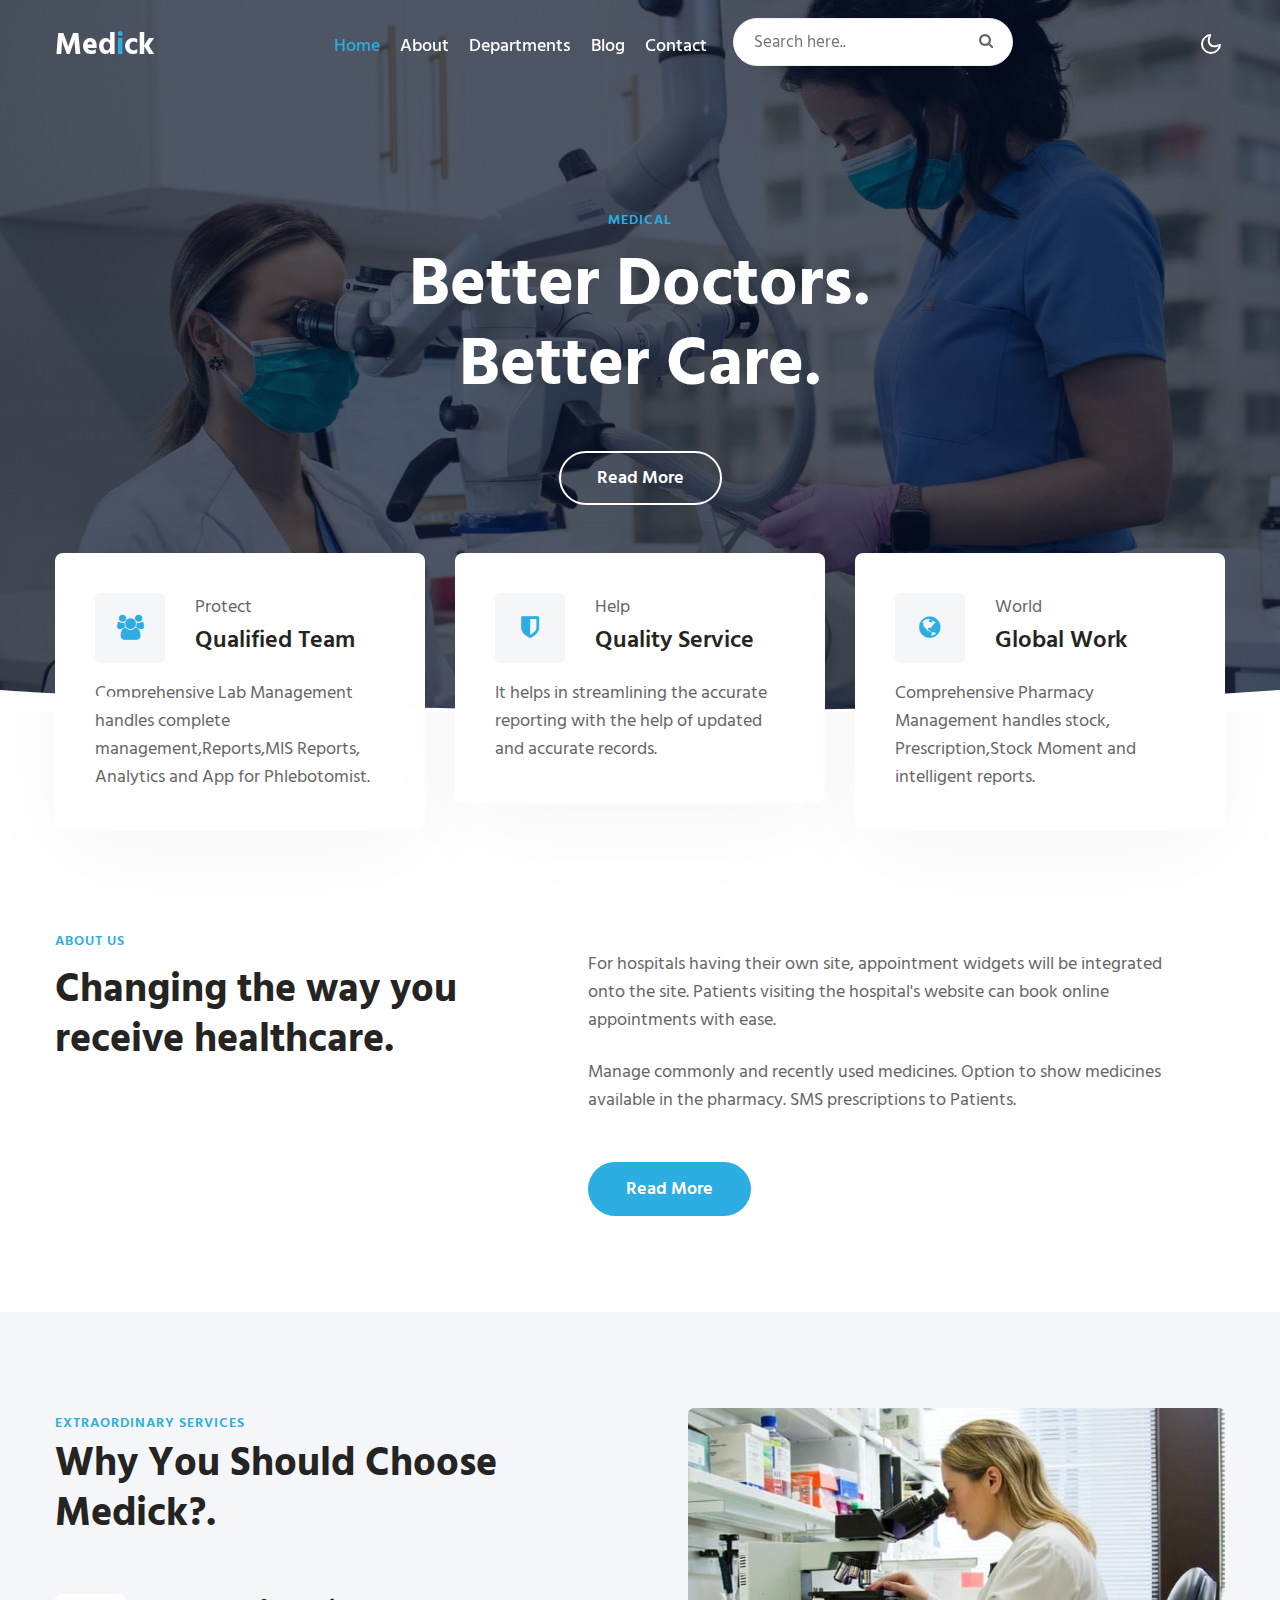
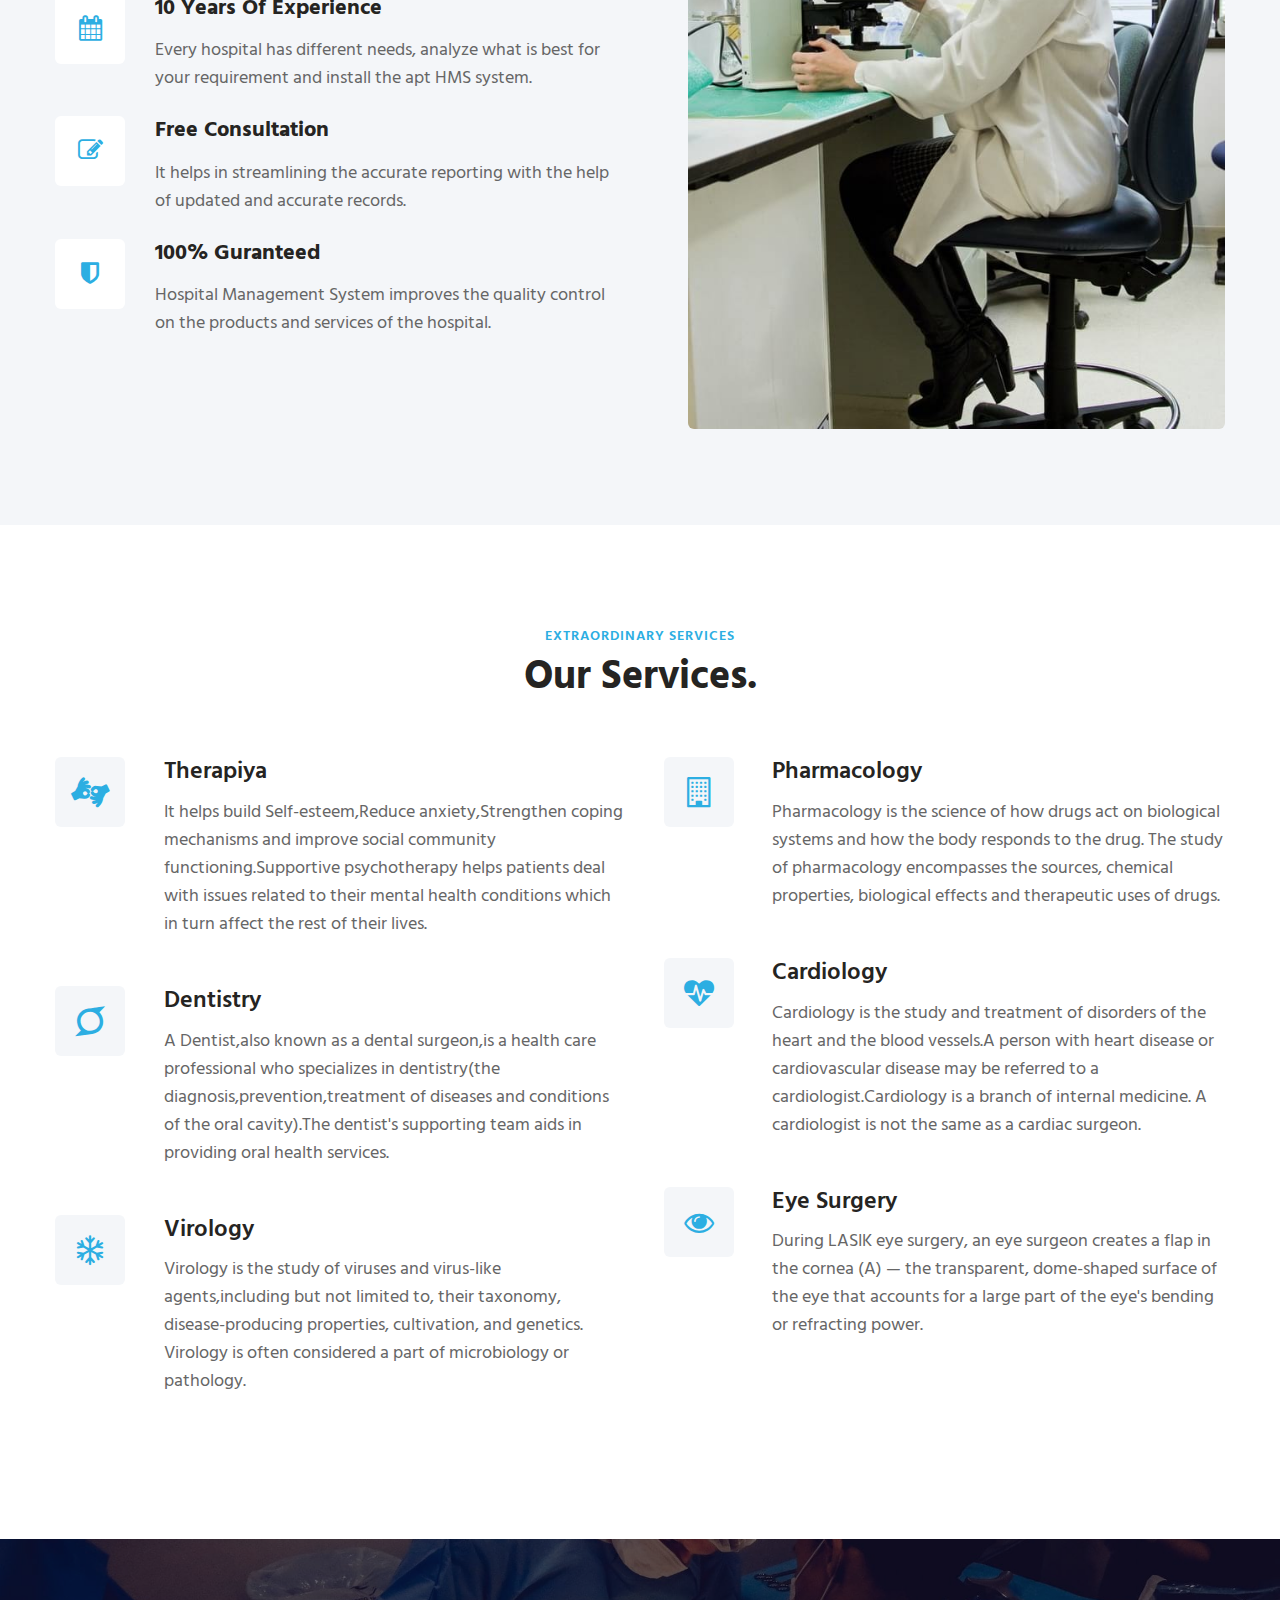
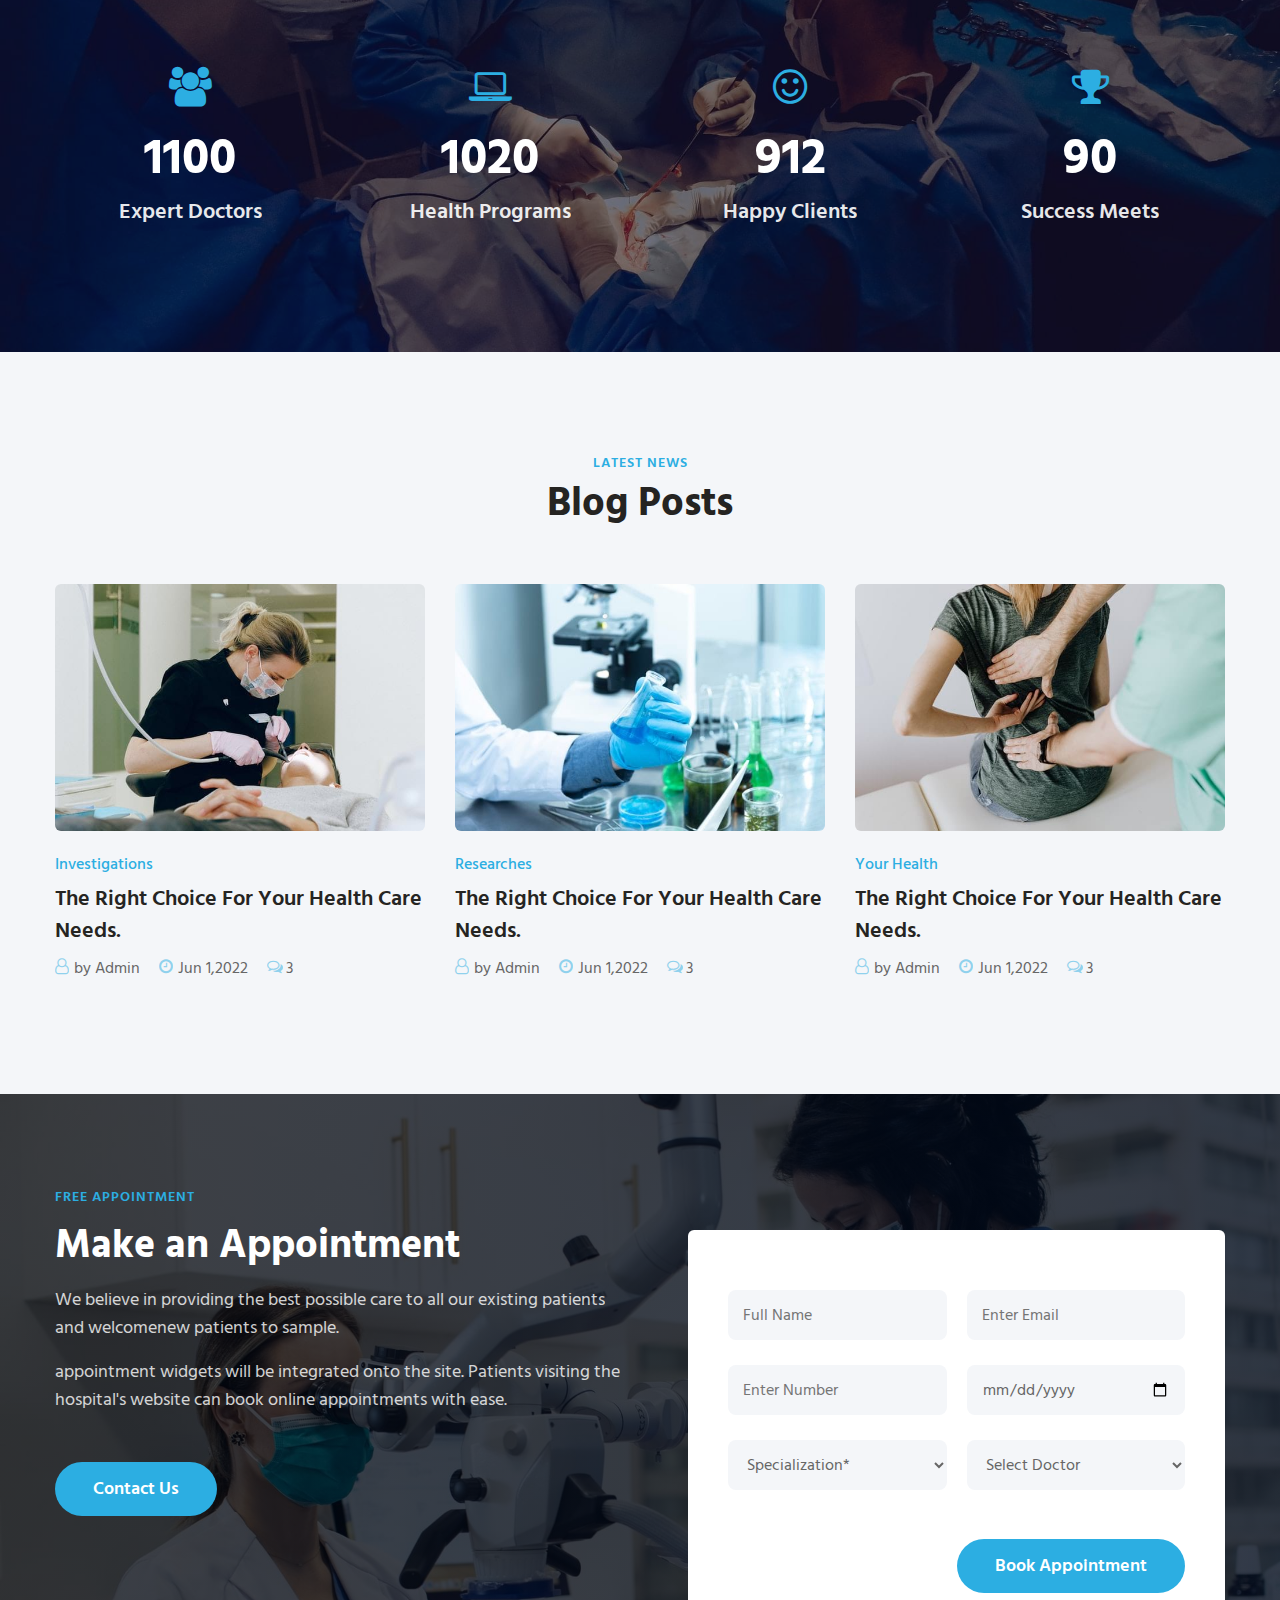
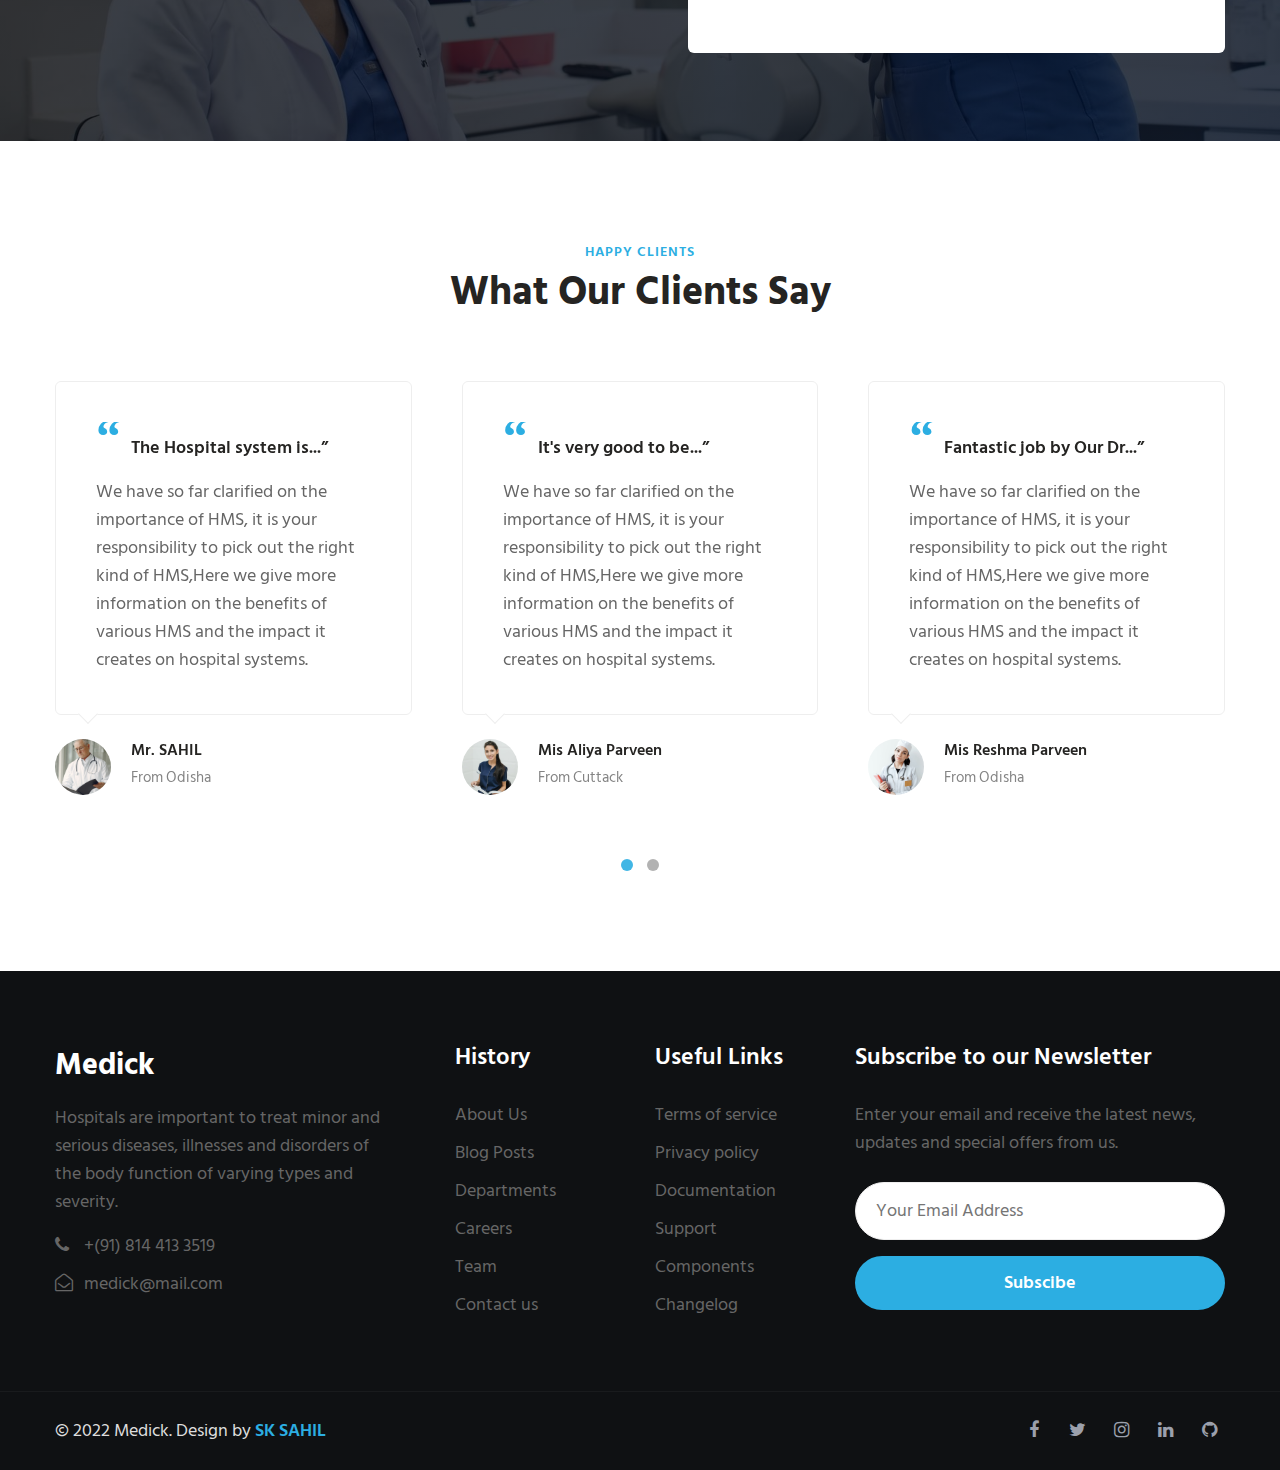
<file: index.html>
<!doctype html>
<html lang="zxx">

<head>
  <!-- Required meta tags -->
  <meta charset="utf-8">
  <meta name="viewport" content="width=device-width, initial-scale=1, shrink-to-fit=no">
  <meta name="keywords"
    content="Medick Medical" />
  <title>Medick Medical </title>
  <link href="//fonts.googleapis.com/css2?family=Hind+Siliguri:wght@400;500;600;700&display=swap"
    rel="stylesheet">
  <!-- CSS -->
  <link rel="stylesheet" href="assets/css/style-starter.css">
</head>

<body>
  <div class="header-w3l">
  <!--header-->
  <header id="site-header" class="header-w3l fixed-top">
    <div class="container">
      <nav class="navbar navbar-expand-lg stroke">
        <a class="navbar-brand" href="index.html">
         Med<span class="sub-logo">i</span>ck</span>
        </a>
         <!--    
            <a class="navbar-brand" href="#index.html">
                <img src="image-path" alt="Your logo" title="Your logo" style="height:35px;" />
            </a> -->
        <button class="navbar-toggler  collapsed bg-gradient" type="button" data-toggle="collapse"
          data-target="#navbarTogglerDemo02" aria-controls="navbarTogglerDemo02" aria-expanded="false"
          aria-label="Toggle navigation">
          <span class="navbar-toggler-icon fa icon-expand fa-bars"></span>
          <span class="navbar-toggler-icon fa icon-close fa-times"></span>
          </span>
        </button>

        <div class="collapse navbar-collapse" id="navbarTogglerDemo02">
          <ul class="navbar-nav mx-lg-auto">
            <li class="nav-item active">
              <a class="nav-link" href="index.html">Home</a>
            </li>
            <li class="nav-item">
              <a class="nav-link" href="about.html">About</a>
            </li>
            <li class="nav-item">
              <a class="nav-link" href="services.html">Departments</a>
            </li>
            <li class="nav-item">
              <a class="nav-link" href="blog-single.html">Blog</a>
            </li>
            <li class="nav-item">
              <a class="nav-link" href="contact.html">Contact</a>
            </li>
            <li class="search-bar ml-lg-3 mr-lg-5 mt-lg-0 mt-4">
              <!--/search-right-->
              <form class="search position-relative">
                <input type="search" class="search__input" name="search" placeholder="Search here.."
                  onload="equalWidth()" required="">
                <span class="fa fa-search search__icon"></span>
              </form>

              <!--//search-right-->
            </li>

          </ul>

        </div>
        <!-- toggle switch for light and dark theme -->
        <div class="mobile-position">
          <nav class="navigation">
            <div class="theme-switch-wrapper">
              <label class="theme-switch" for="checkbox">
                <input type="checkbox" id="checkbox">
                <div class="mode-container">
                  <i class="gg-sun"></i>
                  <i class="gg-moon"></i>
                </div>
              </label>
            </div>
          </nav>
        </div>
        <!-- //toggle switch for light and dark theme -->
      </nav>
    </div>
  </header>
</div>
  <!-- //header -->
  <!--banner-content-->
  <div class="banner-w3l-main">
    <div class="w3l-banner-content">
      <div class="container">
        <div class="bannerhny-info text-center">
          <h6 class="title-subhny mb-2">Medical</h6>
          <h3 class="">Better Doctors. Better Care.</h3>
          <a class="btn btn-style btn-white mt-sm-5 mt-4" href="about.html">
            Read More</a>
        </div>
      </div>
    </div>
    <!-- home page block1 -->
    <section class="home-services pt-lg-0">
      <div class="container">
        <div class="row">
          <div class="col-lg-4 col-md-6 col-sm-12">
            <div class="box-wrap">
              <div class="box-wrap-grid">
                <div class="icon">
                  <span class="fa fa-users"></span>
                </div>
                <div class="info">
                  <p>Protect</p>
                  <h4><a href="#url">Qualified Team</a></h4>
                </div>
              </div>
              <p class="mt-3">Comprehensive Lab Management handles complete management,Reports,MIS Reports, Analytics and App for Phlebotomist.</p>
            </div>
          </div>
          <div class="col-lg-4 col-md-6 col-sm-12 mt-md-0 mt-4">
            <div class="box-wrap">
              <div class="box-wrap-grid">
                <div class="icon">
                  <span class="fa fa-shield"></span>
                </div>
                <div class="info">
                  <p>Help</p>
                  <h4><a href="#url">Quality Service</a></h4>

                </div>
              </div>
              <p class="mt-3">It helps in streamlining the accurate reporting with the help of updated and accurate records.</p>
            </div>
          </div>
          <div class="col-lg-4 col-md-6 col-sm-12 mt-lg-0 mt-4">
            <div class="box-wrap">
              <div class="box-wrap-grid">
                <div class="icon">
                  <span class="fa fa-globe"></span>
                </div>
                <div class="info">
                  <p>World</p>
                  <h4><a href="#url">Global Work</a></h4>

                </div>
              </div>
              <p class="mt-3">Comprehensive Pharmacy Management handles stock, Prescription,Stock Moment and intelligent reports.</p>
            </div>
          </div>
        </div>
      </div>
    </section>
    <!-- //home page block1 -->
  </div>
  <!--//banner-content-->

  <!-- banner bottom shape -->
  <div class="position-relative">
    <div class="shape overflow-hidden">
      <svg viewBox="0 0 2880 48" fill="none" xmlns="http://www.w3.org/2000/svg">
        <path d="M0 48H1437.5H2880V0H2160C1442.5 52 720 0 720 0H0V48Z" fill="currentColor"></path>
      </svg>
    </div>
  </div>
  <!-- banner bottom shape -->

  <!--/content-1-->
  <div class="w3l-content-1 py-5">
    <div class="container py-lg-5 py-md-4 py-2">
      <div class="row w3l-content-inf mt-lg-5 pt-lg-5">
        <div class="col-lg-5 w3l-content-left mt-lg-4">
          <h6 class="title-subhny mb-2">About Us</h6>
          <h3 class="title-w3l mb-4">Changing the way you receive healthcare.</h3>
        </div>
        <div class="col-lg-7 w3l-content-right pl-lg-5 mt-lg-4">
          <p class="para-sub pr-lg-5 mt-md-4 mt-3 mx-auto">For hospitals having their own site, appointment widgets will be integrated onto the site. Patients visiting the hospital's website can book online appointments with ease.
          </p>
          <p class="para-sub pr-lg-5 mt-md-4 mt-3 mx-auto">Manage commonly and recently used medicines. Option to show medicines available in the pharmacy. SMS prescriptions to Patients.
          </p>
          <a class="btn btn-style btn-outline-light mt-sm-5 mt-4 mr-2" href="about.html">
            Read More</a>
        </div>
      </div>
    </div>
  </div>
  <!--//content-1-->
  <!-- /content-2-->
  <div class="w3l-content-2 py-5">
    <div class="container py-md-5 py-2">
      <div class="row whybox-wrap">
        <div class="col-lg-6 whybox-wrap-left">
          <div class="title-content text-left">
            <h6 class="title-subhny">Extraordinary Services</h6>
            <h3 class="title-w3l mb-sm-5 mb-4 pb-2">Why You Should Choose Medick?.</h3>
          </div>

          <div class="whybox-wrap-grid mb-4">
            <div class="icon">
              <span class="fa fa-calendar"></span>
            </div>
            <div class="info">
              <h4><a href="#url">10 Years Of Experience</a></h4>
              <p class="mt-3">Every hospital has different needs, analyze what is best for your requirement and install the apt HMS system.

              </p>
            </div>
          </div>
          <div class="whybox-wrap-grid mb-4">
            <div class="icon">
              <span class="fa fa-pencil-square-o"></span>
            </div>
            <div class="info">
              <h4><a href="#url">Free Consultation</a></h4>
              <p class="mt-3">It helps in streamlining the accurate reporting with the help of updated and accurate records. </p>
            </div>
          </div>
          <div class="whybox-wrap-grid mb-4">
            <div class="icon">
              <span class="fa fa-shield"></span>
            </div>
            <div class="info">
              <h4><a href="#url">100% Guranteed</a></h4>
              <p class="mt-3">Hospital Management System improves the quality control on the products and services of the hospital. </p>
            </div>
          </div>
        </div>
        <div class="col-lg-6 whybox-wrap-right pl-lg-5 position-relative mt-lg-0 mt-4">
          <img src="assets/images/ab.jpg" alt="" class="img-fluid radius-image">

        </div>
      </div>

    </div>
  </div>
  <!-- //content-2-->
  <!-- /content-4-->
  <section class="w3l-content-4 py-5" id="features">
    <div class="content-4-main py-lg-5 py-md-4">
      <div class="container">
        <div class="title-content text-center">
          <h6 class="title-subhny">Extraordinary Services</h6>
          <h3 class="title-w3l mb-sm-5 mb-4 pb-lg-2">Our Services.</h3>
        </div>
        <div class="content-info-in row">
          <div class="content-left col-lg-6">
            <div class="row content4-right-grids mb-sm-5 mb-4">
              <div class="col-lg-2 col-3 content4-right-icon">
                <div class="content4-icon icon-clr1">
                  <span class="fa fa-american-sign-language-interpreting"></span>
                </div>
              </div>
              <div class="col-lg-10 col-9 content4-right-info pl-4">
                <h6><a href="#url">Therapiya</a></h6>
                <p>It helps build Self-esteem,Reduce anxiety,Strengthen coping mechanisms and improve social community functioning.Supportive psychotherapy helps patients deal with issues related to their mental health conditions which in turn affect the rest of their lives.</p>
              </div>
            </div>
            <div class="row content4-right-grids mb-sm-5 mb-4">
              <div class="col-lg-2 col-3 content4-right-icon">
                <div class="content4-icon icon-clr2">
                  <span class="fa fa-superpowers"></span>
                </div>
              </div>
              <div class="col-lg-10 col-9 content4-right-info pl-4">
                <h6><a href="#url">Dentistry</a></h6>
                <p>A Dentist,also known as a dental surgeon,is a health care professional who specializes in dentistry(the diagnosis,prevention,treatment of diseases and conditions of the oral cavity).The dentist's supporting team aids in providing oral health services.</p>
              </div>
            </div>
            <div class="row content4-right-grids mb-sm-5 mb-4">
              <div class="col-lg-2 col-3 content4-right-icon">
                <div class="content4-icon icon-clr2">
                  <span class="fa fa-snowflake-o"></span>
                </div>
              </div>
              <div class="col-lg-10 col-9 content4-right-info pl-4">
                <h6><a href="#url">Virology</a></h6>
                <p>Virology is the study of viruses and virus-like agents,including but not limited to, their taxonomy, disease-producing properties, cultivation, and genetics. Virology is often considered a part of microbiology or pathology.</p>
              </div>
            </div>
          </div>
          <div class="content-right col-lg-6 pl-lg-4 mt-lg-0 mt-2">
            <div class="row content4-right-grids mb-sm-5 mb-4">
              <div class="col-lg-2 col-3 content4-right-icon">
                <div class="content4-icon icon-clr3">
                  <span class="fa fa-building-o"></span>
                </div>
              </div>
              <div class="col-lg-10 col-9 content4-right-info pl-4">
                <h6><a href="#url">Pharmacology</a></h6>
                <p>Pharmacology is the science of how drugs act on biological systems and how the body responds to the drug. The study of pharmacology encompasses the sources, chemical properties, biological effects and therapeutic uses of drugs.</p>
              </div>
            </div>
            <div class="row content4-right-grids mb-sm-5 mb-4">
              <div class="col-lg-2 col-3 content4-right-icon">
                <div class="content4-icon icon-clr4">
                  <span class="fa fa-heartbeat"></span>
                </div>
              </div>
              <div class="col-lg-10 col-9 content4-right-info pl-4">
                <h6><a href="#url">Cardiology</a></h6>
                <p>Cardiology is the study and treatment of disorders of the heart and the blood vessels.A person with heart disease or cardiovascular disease may be referred to a cardiologist.Cardiology is a branch of internal medicine. A cardiologist is not the same as a cardiac surgeon.</p>
              </div>
            </div>
            <div class="row content4-right-grids">
              <div class="col-lg-2 col-3 content4-right-icon">
                <div class="content4-icon icon-clr4">
                  <span class="fa fa-eye"></span>
                </div>
              </div>
              <div class="col-lg-10 col-9 content4-right-info pl-4">
                <h6><a href="#url">Eye Surgery</a></h6>
                <p>During LASIK eye surgery, an eye surgeon creates a flap in the cornea (A) — the transparent, dome-shaped surface of the eye that accounts for a large part of the eye's bending or refracting power.</p>
              </div>
            </div>
          </div>
        </div>
      </div>
    </div>
  </section>
  <!-- //content-4-->

  <!-- stats -->
  <section class="w3l-stats py-lg-0 py-5" id="stats">
    <div class="gallery-inner container py-lg-0 py-3">
      <div class="row stats-con">
        <div class="col-lg-3 col-6 stats_info counter_grid">
          <span class="fa fa-users"></span>
          <p class="counter">1100</p>
          <h4>Expert Doctors</h4>
        </div>
        <div class="col-lg-3 col-6 stats_info counter_grid1">
          <span class="fa fa-laptop"></span>
          <p class="counter">1020</p>
          <h4>Health Programs</h4>
        </div>
        <div class="col-lg-3 col-6 stats_info counter_grid mt-lg-0 mt-5">
          <span class="fa fa-smile-o"></span>
          <p class="counter">912</p>
          <h4>Happy Clients</h4>
        </div>
        <div class="col-lg-3 col-6 stats_info counter_grid2 mt-lg-0 mt-5">
          <span class="fa fa-trophy"></span>
          <p class="counter">90</p>
          <h4>Success Meets</h4>
        </div>
      </div>
    </div>
  </section>
  <!-- //stats -->
  <!--/Blog-Posts-->
  <section class="w3l-blog py-5" id="blog">
    <div class="container py-lg-5 py-md-4 py-2">
      <div class="title-content text-center">
        <h6 class="title-subhny text-center">Latest News</h6>
        <h3 class="title-w3l pb-sm-o pb-2 text-center">Blog Posts</h3>
      </div>
      <div class="row inner-sec-w3ls">
        <!--/services-grids-->
        <div class="col-lg-4 col-md-6 about-in blog-grid-info text-left mt-5">
          <div class="card img">
            <div class="card-body img">
              <a href="blog-single.html" class="d-block">
                <img src="assets/images/g7.jpg" alt="" class="img-fluid radius-image">
              </a>
              <div class="blog-des mt-4">
                <h6 class="card-cap mb-2"><a href="https://www.linkedin.com/in/sk-sahil-138869193/">Investigations</a></h6>
                <h5 class="card-title mb-2"><a href="blog-single.html">The Right Choice For Your Health Care Needs.</a>
                </h5>
                <ul class="admin-post mb-3">
                  <li>
                    <span class="fa fa-user-o"></span><a href="https://www.linkedin.com/in/sk-sahil-138869193/"> by Admin</a>
                  </li>
                  <li>
                    <p><span class="fa fa-clock-o"></span> Jun 1,2022</p>
                  </li>
                  <li>
                    <a href="#comments"><span class="fa fa-comments-o"></span> 3</a>
                  </li>
                </ul>

              </div>
            </div>
          </div>
        </div>
        <div class="col-lg-4 col-md-6 about-in blog-grid-info text-left mt-5">
          <div class="card img">
            <div class="card-body img">
              <a href="blog-single.html" class="d-block">
                <img src="assets/images/g5.jpg" alt="" class="img-fluid radius-image">
              </a>
              <div class="blog-des mt-4">
                <h6 class="card-cap mb-2"><a href="https://www.linkedin.com/in/sk-sahil-138869193/">Researches</a></h6>
                <h5 class="card-title mb-2"><a href="blog-single.html">The Right Choice For Your Health Care Needs.</a>
                </h5>
                <ul class="admin-post mb-3">
                  <li>
                    <span class="fa fa-user-o"></span><a href="https://www.linkedin.com/in/sk-sahil-138869193/"> by Admin</a>
                  </li>
                  <li>
                    <p><span class="fa fa-clock-o"></span> Jun 1,2022</p>
                  </li>
                  <li>
                    <a href="#comments"><span class="fa fa-comments-o"></span> 3</a>
                  </li>
                </ul>

              </div>
            </div>
          </div>
        </div>
        <div class="col-lg-4 col-md-6 about-in blog-grid-info text-left mt-5">
          <div class="card img">
            <div class="card-body img">
              <a href="blog-single.html" class="d-block">
                <img src="assets/images/g3.jpg" alt="" class="img-fluid radius-image">
              </a>
              <div class="blog-des mt-4">
                <h6 class="card-cap mb-2"><a href="https://www.linkedin.com/in/sk-sahil-138869193/">Your Health </a></h6>
                <h5 class="card-title mb-2"><a href="blog-single.html">The Right Choice For Your Health Care Needs.</a>
                </h5>
                <ul class="admin-post mb-3">
                  <li>
                    <span class="fa fa-user-o"></span><a href="https://www.linkedin.com/in/sk-sahil-138869193/"> by Admin</a>
                  </li>
                  <li>
                    <p><span class="fa fa-clock-o"></span> Jun 1,2022</p>
                  </li>
                  <li>
                    <a href="#comments"><span class="fa fa-comments-o"></span> 3</a>
                  </li>
                </ul>

              </div>
            </div>
          </div>
        </div>
      </div>
    </div>
    </div>
  </section>
  <!--//Blog-Posts-->
  <!-- /content-3-->
  <section class="w3l-content-3 py-5">
    <!-- /content-6-section -->
    <div class="content-3-info py-3">
      <div class="container py-lg-4">
        <div class="row appointment-formw3">
          <div class="col-lg-6 welcome-left">
            <h6 class="title-subhny mb-2">Free Appointment</h6>
            <h3 class="title-w3l two mb-3">Make an Appointment</h3>
            <p class="mb-3">
              We believe in providing the best possible care to all our existing patients and welcomenew patients to
              sample.</p>
            <p>appointment widgets will be integrated onto the site. Patients visiting the hospital's website can book online appointments with ease.</p>
            <a class="btn btn-style btn-outline-light mt-sm-5 mt-4 mr-2" href="contact.html">
              Contact Us</a>
          </div>
          <div class="col-lg-6 free-appointment pl-lg-5 mt-5">
            <div class="appointment-form">
              <form action="#" method="post">
                <div class="fields-grid">
                  <div class="styled-input">

                    <div class="appointment-form-field">

                      <input type="text" name="fullname" placeholder="Full Name" required="">
                    </div>
                  </div>
                  <div class="styled-input">

                    <div class="appointment-form-field">

                      <input type="email" name="email" placeholder="Enter Email" required="">
                    </div>
                  </div>
                  <div class="styled-input">

                    <div class="appointment-form-field">

                      <input type="text" name="phone" placeholder="Enter Number" required="">
                    </div>
                  </div>

                  <div class="styled-input">

                    <div class="appointment-form-field">

                      <input type="date" name="date" placeholder="Set a Date" required="">
                    </div>
                  </div>
                  <div class="styled-input">

                    <div class="appointment-form-field">

                      <select id="department" required="Specialization">
                        <option value="">Specialization*</option>
                        <option value="">Cardiology</option>
                        <option value="">Heart Surgery</option>
                        <option value="">Skin Care</option>
                        <option value="">Body Check-up</option>
                        <option value="">Numerology</option>
                        <option value="">Diagnosis</option>
                        <option value="">Others</option>
                      </select>
                    </div>
                  </div>
                  <div class="styled-input">

                    <div class="appointment-form-field">

                      <select id="doctor" required="Select Doctor">
                        <option value="">Select Doctor</option>
                        <option value="">Doctor 1</option>
                        <option value="">Doctor 2</option>
                        <option value="">Doctor 3</option>
                        <option value="">Doctor 4</option>
                        <option value="">Doctor 5</option>
                        <option value="">Doctor 6</option>
                        <option value="">Doctor 7</option>
                      </select>
                    </div>
                  </div>

                </div>
                <div class="appointment-btn text-lg-right">
                  <button type="submit" class="btn btn-style btn-primary mt-4">Book Appointment</button>
                </div>
              </form>
            </div>
          </div>
        </div>
      </div>
    </div>
  </section>
  <!-- //content-3-->
  <!-- testimonials section -->
  <section class="w3l-clients w3l-test pb-5" id="testimonials">
    <div class="midd-w3 py-5">
      <div class="container py-lg-5 py-md-4 pt-2 pb-lg-5">
        <div class="title-content text-center">
          <h6 class="title-subhny text-center">Happy Clients</h6>
          <h3 class="title-w3l mb-sm-5 mb-4 pb-sm-o pb-2 text-center">What Our Clients Say</h3>
        </div>
        <div id="owl-demo2" class="owl-carousel owl-theme mt-4 py-md-2 mb-md-4">
          <div class="item">
            <div class="testimonial-content">
              <div class="testimonial">
                <blockquote>
                  <q>The Hospital system is...</q>
                </blockquote>
                <p>We have so far clarified on the importance of HMS, it is your responsibility to pick out the right kind of HMS,Here we give more information on the benefits of various HMS and the impact it creates on hospital systems. </p>
              </div>
              <div class="bottom-info mt-4">
                <a class="comment-img" href="#url"><img src="assets/images/team1.jpg" class="img-responsive"
                    alt="placeholder image"></a>
                <div class="people-info align-self">
                  <h3>Mr. SAHIL</h3>
                  <p class="identity">From Odisha</p>
                </div>
              </div>
            </div>
          </div>
          <div class="item">
            <div class="testimonial-content">
              <div class="testimonial">
                <blockquote>
                  <q>It's very good to be...</q>
                </blockquote>
                <p>We have so far clarified on the importance of HMS, it is your responsibility to pick out the right kind of HMS,Here we give more information on the benefits of various HMS and the impact it creates on hospital systems. </p>
              </div>
              <div class="bottom-info mt-4">
                <a class="comment-img" href="#url"><img src="assets/images/team2.jpg" class="img-responsive"
                    alt="placeholder image"></a>
                <div class="people-info align-self">
                  <h3>Mis Aliya Parveen</h3>
                  <p class="identity">From Cuttack</p>
                </div>
              </div>
            </div>
          </div>
          <div class="item">
            <div class="testimonial-content">
              <div class="testimonial">
                <blockquote>
                  <q>Fantastic job by Our Dr...</q>
                </blockquote>
                <p>We have so far clarified on the importance of HMS, it is your responsibility to pick out the right kind of HMS,Here we give more information on the benefits of various HMS and the impact it creates on hospital systems.</p>
              </div>
              <div class="bottom-info mt-4">
                <a class="comment-img" href="#url"><img src="assets/images/team3.jpg" class="img-responsive"
                    alt="placeholder image"></a>
                <div class="people-info align-self">
                  <h3>Mis Reshma Parveen</h3>
                  <p class="identity">From Odisha</p>
                </div>
              </div>
            </div>
          </div>
          <div class="item">
            <div class="testimonial-content">
              <div class="testimonial">
                <blockquote>
                  <q>It's very good to be...</q>
                </blockquote>
                <p>We have so far clarified on the importance of HMS, it is your responsibility to pick out the right kind of HMS,Here we give more information on the benefits of various HMS and the impact it creates on hospital systems.</p>
              </div>
              <div class="bottom-info mt-4">
                <a class="comment-img" href="#url"><img src="assets/images/team2.jpg" class="img-responsive"
                    alt="placeholder image"></a>
                <div class="people-info align-self">
                  <h3>Mis Aliya Parveen</h3>
                  <p class="identity">From Cuttack</p>
                </div>
              </div>
            </div>
          </div>
          <div class="item">
            <div class="testimonial-content">
              <div class="testimonial">
                <blockquote>
                  <q>Fantastic job by Our Dr...</q>
                </blockquote>
                <p>We have so far clarified on the importance of HMS, it is your responsibility to pick out the right kind of HMS,Here we give more information on the benefits of various HMS and the impact it creates on hospital systems.</p>
              </div>
              <div class="bottom-info mt-4">
                <a class="comment-img" href="#url"><img src="assets/images/team3.jpg" class="img-responsive"
                    alt="placeholder image"></a>
                <div class="people-info align-self">
                  <h3>Mis Reshma Parveen</h3>
                  <p class="identity">From Odisha</p>
                </div>
              </div>
            </div>
          </div>
          <div class="item">
            <div class="testimonial-content">
              <div class="testimonial">
                <blockquote>
                  <q>Nice to se this...</q>
                </blockquote>
                <p>We have so far clarified on the importance of HMS, it is your responsibility to pick out the right kind of HMS,Here we give more information on the benefits of various HMS and the impact it creates on hospital systems.</p>
              </div>
              <div class="bottom-info mt-4">
                <a class="comment-img" href="#url"><img src="assets/images/team2.jpg" class="img-responsive"
                    alt="placeholder image"></a>
                <div class="people-info align-self">
                  <h3>Mis Dua</h3>
                  <p class="identity">From CTC</p>
                </div>
              </div>
            </div>
          </div>
        </div>
      </div>
    </div>
  </section>
  <!-- //testimonials section -->

  <!-- footer -->
  <section class="w3l-footer-29-main">
    <div class="footer-29 py-5">
      <div class="container py-lg-4">
        <div class="row footer-top-29">
          <div class="col-lg-4 col-md-6 col-sm-7 footer-list-29 footer-1 pr-lg-5">
            <div class="footer-logo mb-3">
              <a class="navbar-brand" href="index.html">Medick</a>
            </div>
            <p>Hospitals are important to treat minor and serious diseases, illnesses and disorders of the body function of varying types and severity.</p>
            <ul class="mt-3">
              <li><a href="tel:+(91) 814 413 3519"><span class="fa fa-phone"></span> +(91) 814 413 3519</a></li>
              <li><a href="mailto:medick@mail.com" class="mail"><span class="fa fa-envelope-open-o"></span>
                  medick@mail.com</a></li>
            </ul>
          </div>
          <div class="col-lg-2 col-md-6 col-sm-5 col-6 footer-list-29 footer-2 mt-sm-0 mt-5">

            <ul>
             <h6 class="footer-title-29">History</h6>
              <li><a href="about.html">About Us</a></li>
              <li><a href="blog.html"> Blog Posts</a></li>
              <li><a href="services.html">Departments</a></li>
              <li><a href="#careers"> Careers</a></li>
              <li><a href="about.html">Team</a></li>
              <li><a href="contact.html">Contact us</a></li>
            </ul>
          </div>
          <div class="col-lg-2 col-md-6 col-sm-5 col-6 footer-list-29 footer-3 mt-lg-0 mt-5">
            <h6 class="footer-title-29">Useful Links</h6>
            <ul>
              <li><a href="#terms">Terms of service</a></li>
              <li><a href="#privacy"> Privacy policy</a></li>
              <li><a href="#doc"> Documentation</a></li>
              <li><a href="#support"> Support</a></li>
              <li><a href="#components"> Components</a></li>
              <li><a href="#changelog"> Changelog</a></li>
            </ul>

          </div>
          <div class="col-lg-4 col-md-6 col-sm-7 footer-list-29 footer-4 mt-lg-0 mt-5">
            <h6 class="footer-title-29">Subscribe to our Newsletter </h6>
            <p>Enter your email and receive the latest news, updates and special offers from us.</p>

            <form action="#" class="subscribe" method="post">
              <input type="email" name="email" placeholder="Your Email Address" required="">
              <button class="btn btn-style btn-primary w-100 mt-3">Subscibe</button>
            </form>
          </div>
        </div>
      </div>
    </div>
  </section>
  <!-- //footer -->

  <!-- copyright -->
  <section class="w3l-copyright">
    <div class="container">
      <div class="row bottom-copies">
        <p class="col-lg-8 copy-footer-29">© 2022 Medick. Design by <a
            href="https://www.linkedin.com/in/sk-sahil-138869193/" target="_blank">
            SK SAHIL</a></p>

        <div class="col-lg-4 main-social-footer-29">
          <a href="https://www.facebook.com/sk.sksahik/" class="facebook"><span class="fa fa-facebook"></span></a>
          <a href="https://twitter.com/SkSahil99151499" class="twitter"><span class="fa fa-twitter"></span></a>
          <a href="https://www.instagram.com/brown_boy028/" class="instagram"><span class="fa fa-instagram"></span></a>
          <a href="https://www.linkedin.com/in/sk-sahil-138869193/" class="linkedin"><span class="fa fa-linkedin"></span></a>
          <a href="https://github.com/sksahil028" class="github"><span class="fa fa-github"></span></a>
        </div>

      </div>
    </div>

    <!-- move top -->
    <button onclick="topFunction()" id="movetop" title="Go to top">
      &#10548;
    </button>
    <script>
      // When the user scrolls down 20px from the top of the document, show the button
      window.onscroll = function () {
        scrollFunction()
      };

      function scrollFunction() {
        if (document.body.scrollTop > 20 || document.documentElement.scrollTop > 20) {
          document.getElementById("movetop").style.display = "block";
        } else {
          document.getElementById("movetop").style.display = "none";
        }
      }

      // When the user clicks on the button, scroll to the top of the document
      function topFunction() {
        document.body.scrollTop = 0;
        document.documentElement.scrollTop = 0;
      }
    </script>
    <!-- /move top -->
  </section>
  <!-- //copyright -->
  <!--//footer-->
  <!-- JavaScript -->
  <script src="assets/js/jquery-3.3.1.min.js"></script>
  <script src="assets/js/theme-change.js"></script>
  <!-- owl carousel -->
  <script src="assets/js/owl.carousel.js"></script>
  <!-- script for tesimonials carousel slider -->
  <script>
    $(document).ready(function () {
      $("#owl-demo2").owlCarousel({
        loop: true,
        nav: false,
        margin: 50,
        responsiveClass: true,
        responsive: {
          0: {
            items: 1,
            nav: false
          },
          736: {
            items: 1,
            nav: false
          },
          991: {
            items: 2,
            margin: 30,
            nav: false
          },
          1080: {
            items: 3,
            nav: false
          }
        }
      })
    })
  </script>
  <!-- //script for tesimonials carousel slider -->
  <!-- stats number counter-->
  <script src="assets/js/jquery.waypoints.min.js"></script>
  <script src="assets/js/jquery.countup.js"></script>
  <script>
    $('.counter').countUp();
  </script>
  <!-- //stats number counter -->
  <!-- disable body scroll which navbar is in active -->
  <script>
    $(function () {
      $('.navbar-toggler').click(function () {
        $('body').toggleClass('noscroll');
      })
    });
  </script>
  <!-- disable body scroll which navbar is in active -->

  <!--/MENU-JS-->
  <script>
    $(window).on("scroll", function () {
      var scroll = $(window).scrollTop();

      if (scroll >= 80) {
        $("#site-header").addClass("nav-fixed");
      } else {
        $("#site-header").removeClass("nav-fixed");
      }
    });

    //Main navigation Active Class Add Remove
    $(".navbar-toggler").on("click", function () {
      $("header").toggleClass("active");
    });
    $(document).on("ready", function () {
      if ($(window).width() > 991) {
        $("header").removeClass("active");
      }
      $(window).on("resize", function () {
        if ($(window).width() > 991) {
          $("header").removeClass("active");
        }
      });
    });
  </script>
  <!--//MENU-JS-->


  <script src="assets/js/bootstrap.min.js"></script>

</body>

</html>
</file>
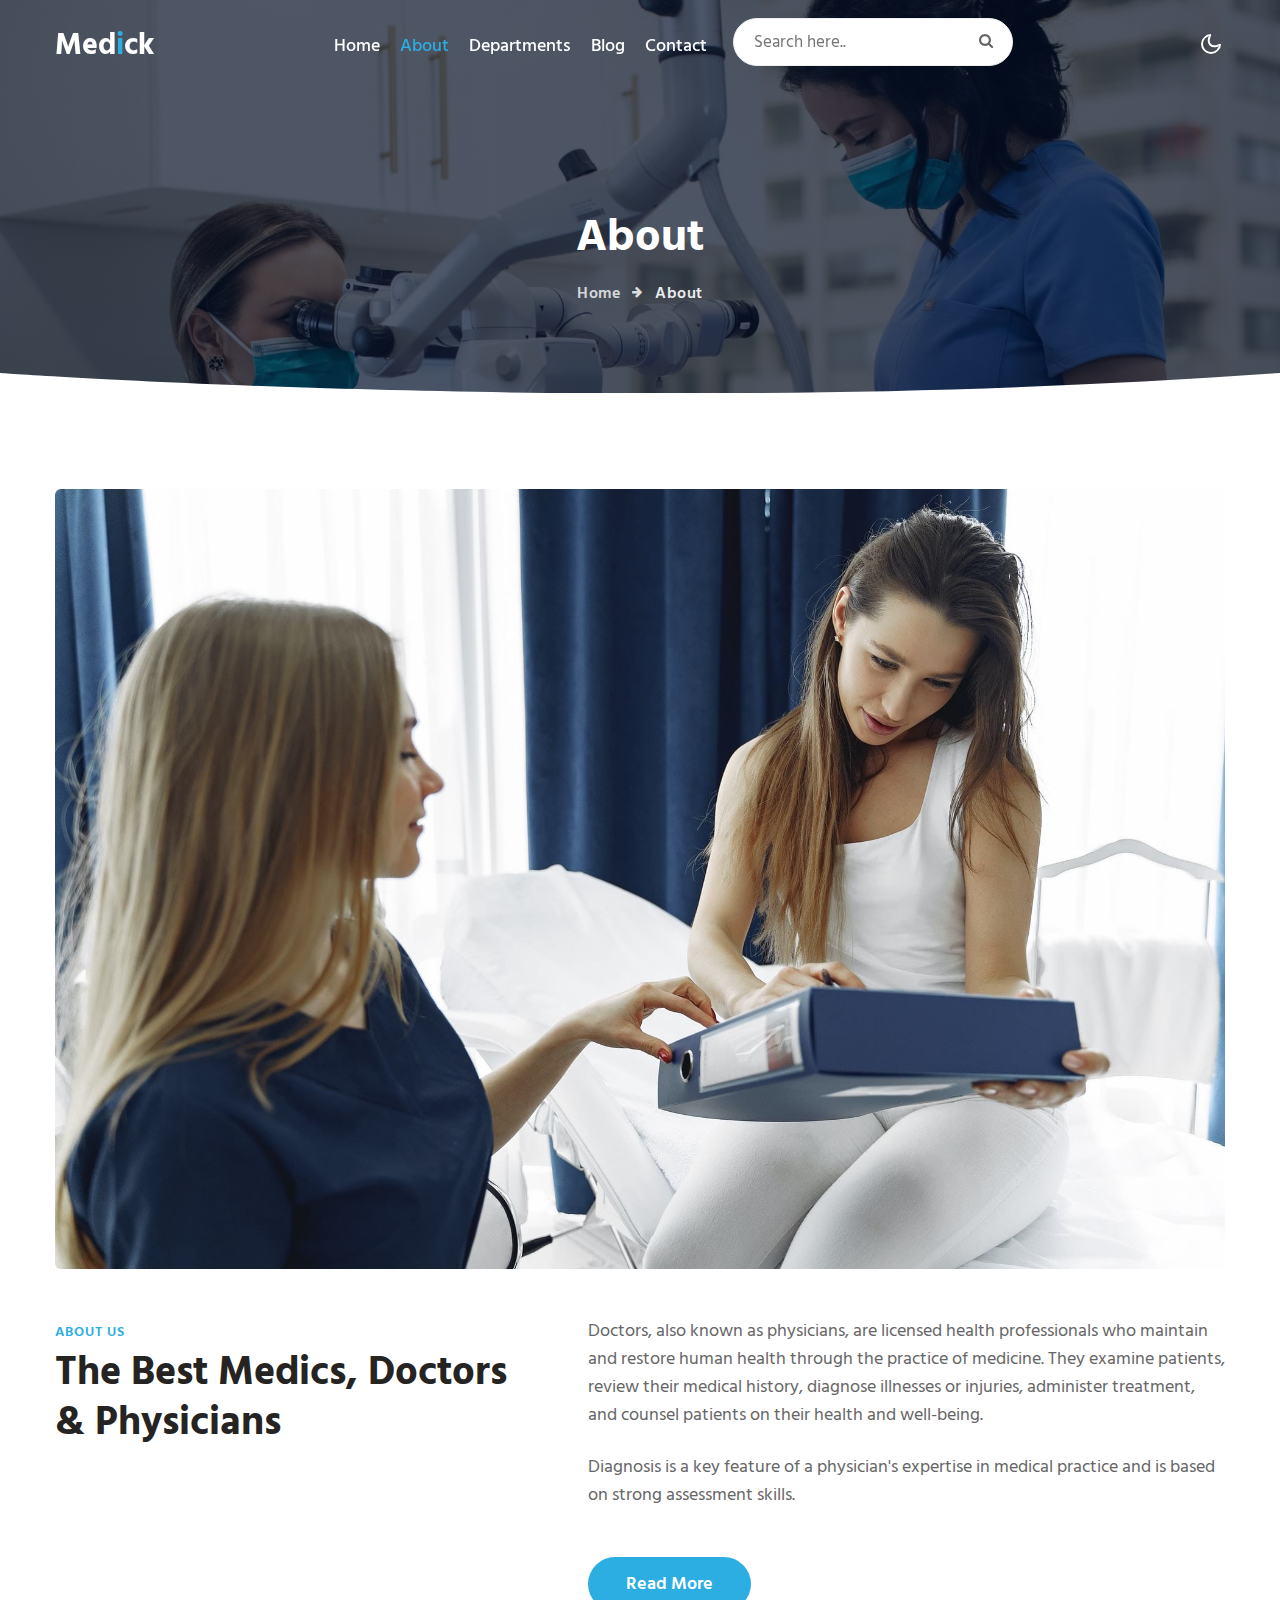
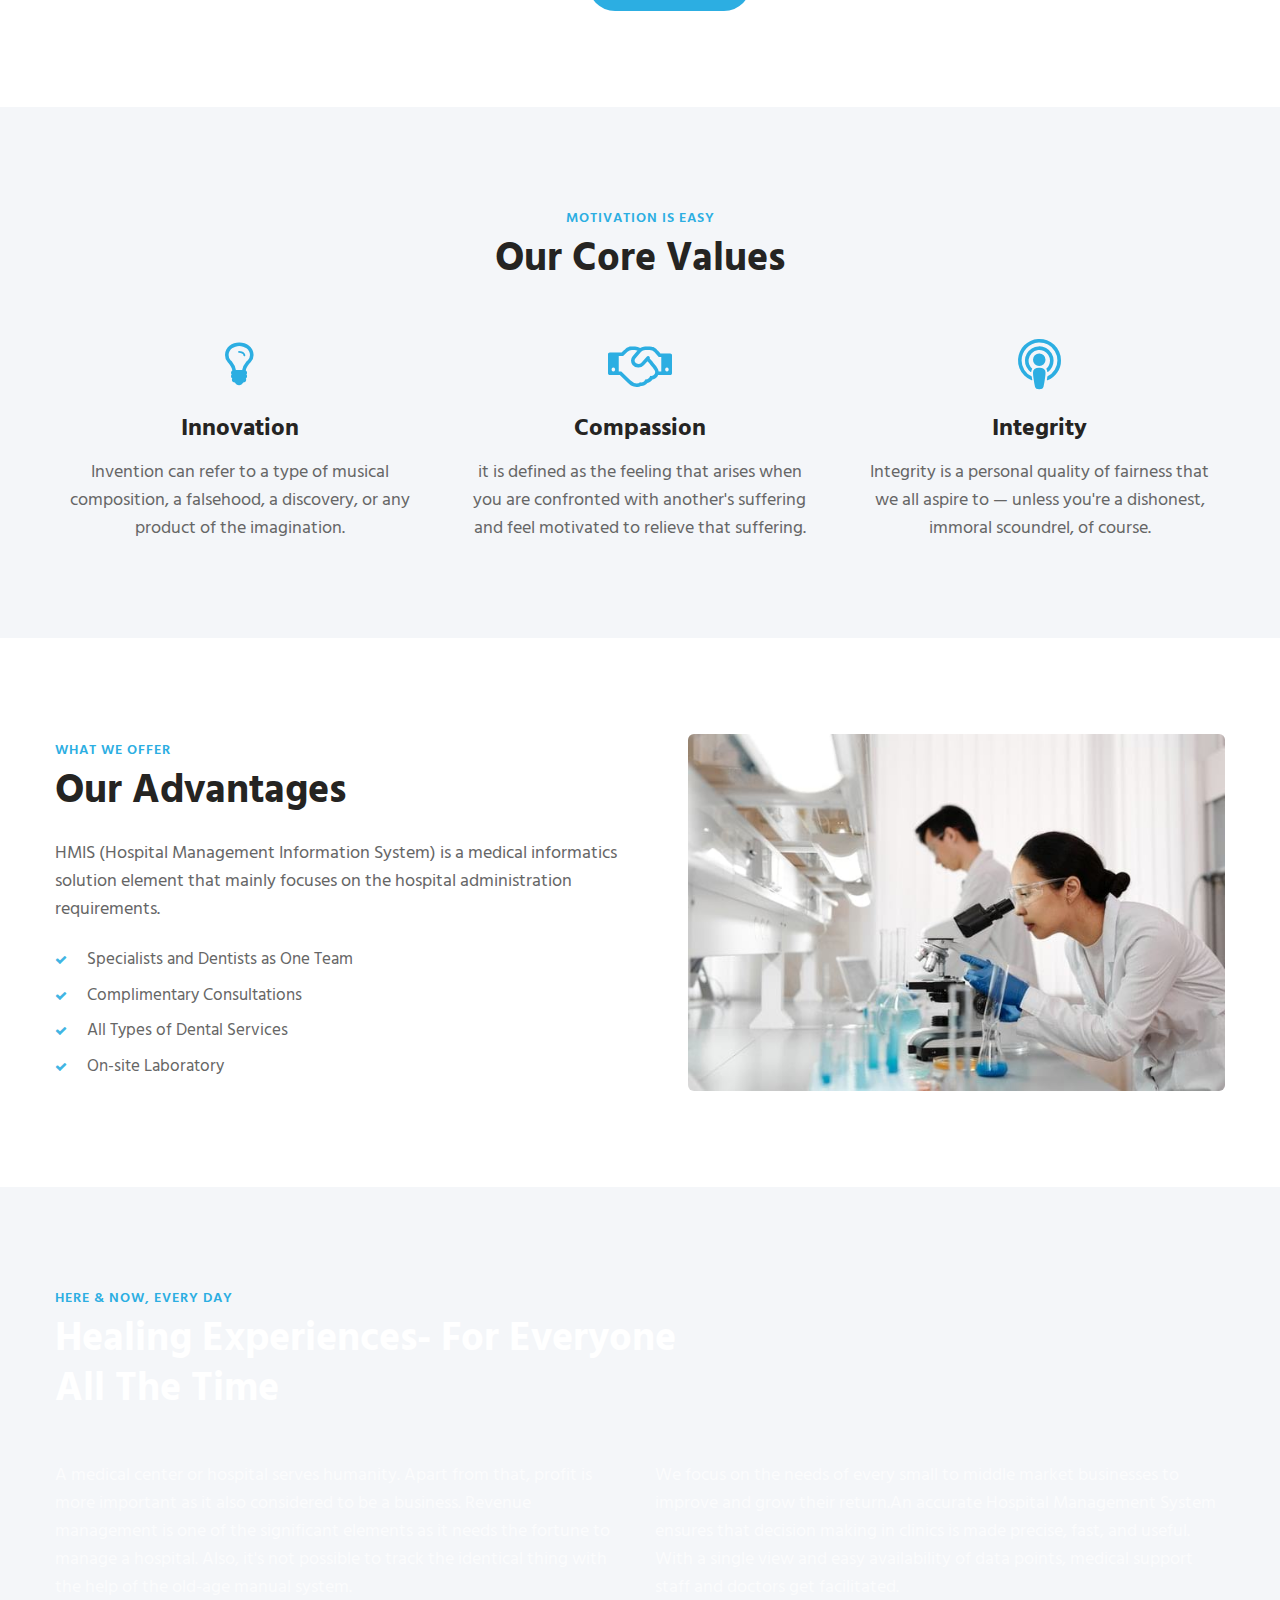
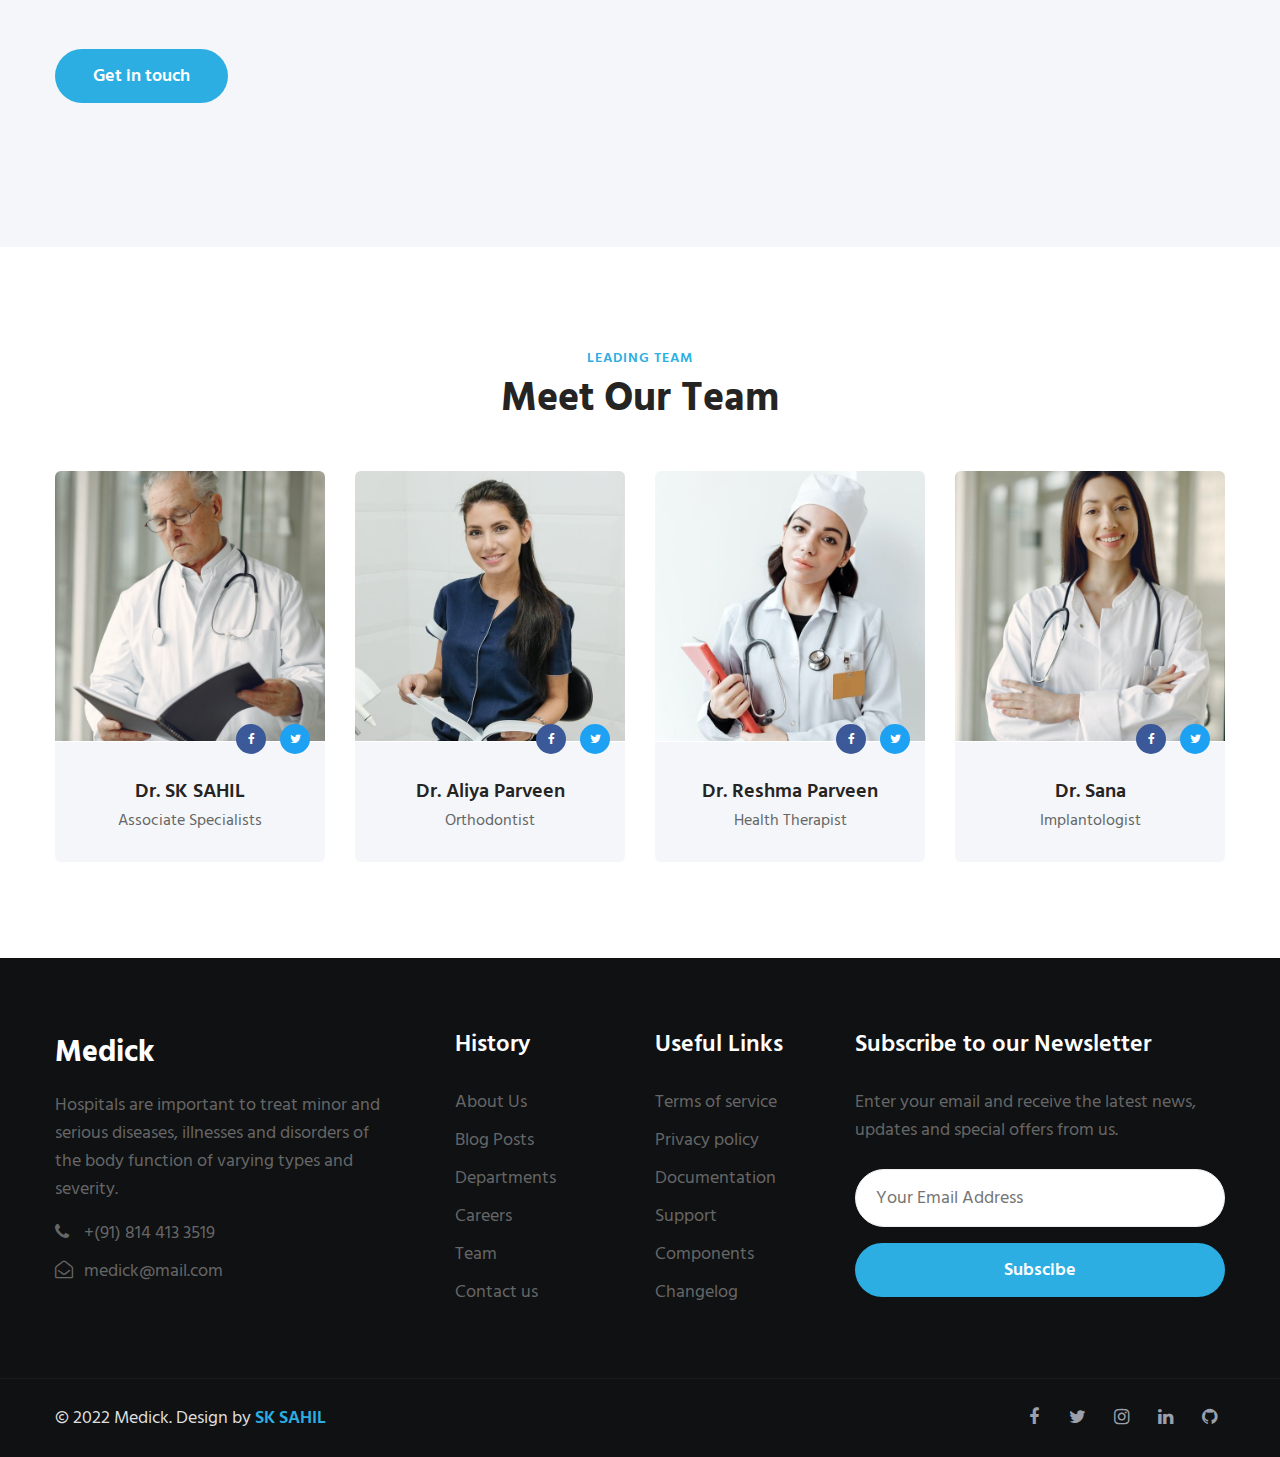
<file: about.html>
<!doctype html>
<html lang="zxx">

<head>
  <!-- Required meta tags -->
  <meta charset="utf-8">
  <meta name="viewport" content="width=device-width, initial-scale=1, shrink-to-fit=no">
  <meta name="keywords"
    content="Medick Medical" />
  <title>Medick Medical </title>
  <link href="//fonts.googleapis.com/css2?family=Hind+Siliguri:wght@400;500;600;700&display=swap"
    rel="stylesheet">
  <!-- CSS -->
  <link rel="stylesheet" href="assets/css/style-starter.css">
</head>

<body>
  <!--header-->
  <div class="header-w3l">
    <!-- header -->
    <header id="site-header" class="fixed-top">
      <div class="container">
        <nav class="navbar navbar-expand-lg stroke">
          <a class="navbar-brand" href="index.html">
          Med<span class="sub-logo">i</span>ck</span>
          </a>
          <!--   
            <a class="navbar-brand" href="#index.html">
                <img src="image-path" alt="Your logo" title="Your logo" style="height:35px;" />
            </a> -->
          <button class="navbar-toggler  collapsed bg-gradient" type="button" data-toggle="collapse"
            data-target="#navbarTogglerDemo02" aria-controls="navbarTogglerDemo02" aria-expanded="false"
            aria-label="Toggle navigation">
            <span class="navbar-toggler-icon fa icon-expand fa-bars"></span>
            <span class="navbar-toggler-icon fa icon-close fa-times"></span>
            </span>
          </button>

          <div class="collapse navbar-collapse" id="navbarTogglerDemo02">
            <ul class="navbar-nav mx-lg-auto">
              <li class="nav-item">
                <a class="nav-link" href="index.html">Home</a>
              </li>
              <li class="nav-item active">
                <a class="nav-link" href="about.html">About</a>
              </li>
              <li class="nav-item">
                <a class="nav-link"href="services.html">Departments</a>
              </li>
              <li class="nav-item">
                <a class="nav-link" href="blog-single.html">Blog</a>
              </li>
              
              <li class="nav-item">
                <a class="nav-link" href="contact.html">Contact</a>
              </li>
              <li class="search-bar ml-lg-3 mr-lg-5 mt-lg-0 mt-4">
                <!--/search-right-->
                <form class="search position-relative">
                  <input type="search" class="search__input" name="search" placeholder="Search here.."
                    onload="equalWidth()" required="">
                  <span class="fa fa-search search__icon"></span>
                </form>

                <!--//search-right-->
              </li>

            </ul>

          </div>
          <!-- toggle switch for light and dark theme -->
          <div class="mobile-position">
            <nav class="navigation">
              <div class="theme-switch-wrapper">
                <label class="theme-switch" for="checkbox">
                  <input type="checkbox" id="checkbox">
                  <div class="mode-container">
                    <i class="gg-sun"></i>
                    <i class="gg-moon"></i>
                  </div>
                </label>
              </div>
            </nav>
          </div>
          <!-- //toggle switch for light and dark theme -->
        </nav>
      </div>
    </header>
    </div>
    <!-- //header -->
    <!--/breadcrumb-bg-->
    <div class="breadcrumb-bg w3l-inner-page-breadcrumb py-5">
      <div class="container pt-lg-5 pt-md-3 p-lg-4 pb-md-3 my-lg-3">
        <h2 class="title pt-5">About</h2>
        <ul class="breadcrumbs-custom-path mt-3 text-center">
          <li><a href="index.html">Home</a></li>
          <li class="active"><span class="fa fa-arrow-right mx-2" aria-hidden="true"></span> About </li>
        </ul>
      </div>
    </div>
  <!--//breadcrumb-bg-->
  <!-- banner bottom shape -->
  <div class="position-relative">
    <div class="shape overflow-hidden">
      <svg viewBox="0 0 2880 48" fill="none" xmlns="http://www.w3.org/2000/svg">
        <path d="M0 48H1437.5H2880V0H2160C1442.5 52 720 0 720 0H0V48Z" fill="currentColor"></path>
      </svg>
    </div>
  </div>
  <!-- banner bottom shape -->
  <!-- //inner-page-breadcrumb-->
  <section class="w3l-about-ab" id="about">
    <div class="midd-w3 py-5">
      <div class="container py-lg-5 py-md-4 py-2">
        <div class="imgw3l-ab mb-md-5 mb-3">
          <img src="assets/images/banner2.jpg" alt="" class="radius-image img-fluid">
        </div>
        <div class="row">
          <div class="col-lg-5 left-wthree-img">
            <h6 class="title-subhny">About Us</h6>
            <h3 class="title-w3l mb-4">The Best Medics, Doctors & Physicians</h3>

          </div>
          <div class="col-lg-7 pl-lg-5 align-self">
            <p class="">Doctors, also known as physicians, are licensed health professionals who maintain and restore human health through the practice of medicine. They examine patients, review their medical history, diagnose illnesses or injuries, administer treatment, and counsel patients on their health and well-being.
            </p>
            <p class="mt-4">Diagnosis is a key feature of a physician's expertise in medical practice and is based on strong assessment skills.
            </p>
            <a href="about.html" class="btn btn-style btn-primary mt-lg-5 mt-4">Read More</a>
          </div>

        </div>
      </div>
    </div>
  </section>
  <!-- /content-2-->
  <!-- /bottom-grids-->
  <section class="w3l-bottom-grids-6 py-5" id="services1">
    <div class="container py-lg-5 py-md-4 py-2">
      <div class="title-content text-center">
        <h6 class="title-subhny text-center">Motivation is easy</h6>
        <h3 class="title-w3l mb-sm-5 mb-4 pb-sm-o pb-2 text-center">Our Core Values</h3>
      </div>
      <div class="grids-area-hny text-center row mt-lg-4">
        <div class="col-lg-4 col-md-6 grids-feature">
          <div class="area-box icon-blue">
            <span class="fa fa-lightbulb-o"></span>
            <h4><a href="about.html" class="title-head">Innovation</a></h4>
            <p>Invention can refer to a type of musical composition, a falsehood, a discovery, or any product of the imagination.</p>

          </div>
        </div>
        <div class="col-lg-4 col-md-6 grids-feature mt-md-0 mt-4">
          <div class="area-box icon-pink">
            <span class="fa fa-handshake-o"></span>
            <h4><a href="about.html" class="title-head">Compassion</a></h4>
            <p> it is defined as the feeling that arises when you are confronted with another's suffering and feel motivated to relieve that suffering.</p>

          </div>
        </div>
        <div class="col-lg-4 col-md-6 grids-feature mt-lg-0 mt-4">
          <div class="area-box icon-yellow">
            <span class="fa fa-podcast"></span>
            <h4><a href="about.html" class="title-head">Integrity</a></h4>
            <p>Integrity is a personal quality of fairness that we all aspire to — unless you're a dishonest, immoral scoundrel, of course.</p>

          </div>
        </div>
      </div>
    </div>
  </section>
  <!-- //bottom-grids-->
  <!-- home page block grids -->
  <section class="w3l-two-servicses py-5" id="services2">
    <div class="container py-lg-5 py-md-4 py-2">
     
      <div class="row bottom-ab-grids">
        <div class="col-lg-6 bottom-ab-left align-self">
          <h6 class="title-subhny">What We Offer</h6>
          <h3 class="title-w3l mb-4">Our Advantages</h3>
          <p class="">HMIS (Hospital Management Information System) is a medical informatics solution element that mainly focuses on the hospital administration requirements. </p>
          <ul class="w3l-right-book mt-4">
            <li><span class="fa fa-check"></span> Specialists and Dentists as One Team</li>
            <li><span class="fa fa-check"></span> Complimentary Consultations</li>
            <li><span class="fa fa-check"></span> All Types of Dental Services</li>
            <li><span class="fa fa-check"></span> On-site Laboratory</li>
          </ul>
        </div>
        <div class="col-lg-6 bottom-right-grids pl-lg-5 mt-lg-0 mt-5">
          <img src="assets/images/g4.jpg" alt="" class="radius-image img-fluid">
        </div>
      </div>
    </div>
  </section>
  <!-- //home page block grids -->
  <!-- /content-5-->
  <section class="w3l-content-5 py-5">
    <div class="content-4-main py-lg-5 py-md-4">
      <div class="container pb-5">
        <div class="title-content text-left">
          <h6 class="title-subhny">Here & Now, Every Day</h6>
          <h3 class="title-w3l two mb-sm-5 mb-4">Healing Experiences- For Everyone <br> All The Time</h3>
        </div>
        <div class="content-info-in row">
          <div class="content-left col-lg-6">
            <p class=""> A medical center or hospital serves humanity. Apart from that, profit is more important as it also considered to be a business.  Revenue management is one of the significant elements as it needs the fortune to manage a hospital. Also, it's not possible to track the identical thing with the help of the old-age manual system. </p>
            <a href="#discover" class="btn btn-style btn-primary mt-md-5 mt-4">Get in touch</a>
          </div>
          <div class="content-right col-lg-6 mt-lg-0 mt-5">
            <p> We focus on the needs of every small to middle market businesses to improve and grow
              their return.An accurate Hospital Management System ensures that decision making in clinics is made precise, fast, and useful. With a single view and easy availability of data points, medical support staff and doctors get facilitated.</p>
          </div>
        </div>
      </div>
    </div>
  </section>
  <!-- /content-5-->
  <!--/team-sec-->
  <section class="w3l-team">
    <div class="team py-5">
      <div class="container py-lg-5 py-md-4">
        <div class="title-content text-center">
          <h6 class="title-subhny text-center">Leading Team</h6>
          <h3 class="title-w3l mb-sm-3 text-center">Meet Our Team</h3>
        </div>
        <div class="row team-row">
          <div class="col-lg-3 col-6 team-wrap mt-4 pt-lg-2">
            <div class="team-info">
              <div class="column position-relative img-circle">
                <a href="#url"><img src="assets/images/team1.jpg" alt="" class="img-fluid" /></a>
              </div>
              <div class="column-btm">
                <h3 class="name-pos"><a href="#url">Dr. SK SAHIL
                </a></h3>
                <p>Associate Specialists</p>
                <div class="social">
                  <a href="https://www.facebook.com/sk.sksahik/" class="facebook"><span class="fa fa-facebook" aria-hidden="true"></span></a>
                  <a href="https://twitter.com/SkSahil99151499" class="twitter"><span class="fa fa-twitter" aria-hidden="true"></span></a>
                  
                </div>
              </div>
            </div>
          </div>
          <!-- end team member -->


          <div class="col-lg-3 col-6 team-wrap mt-4 pt-lg-2">
            <div class="team-info">
              <div class="column position-relative img-circle">
                <a href="#url"><img src="assets/images/team2.jpg" alt="" class="img-fluid" /></a>
              </div>
              <div class="column-btm">
                <h3 class="name-pos"><a href="#url">Dr. Aliya Parveen</a></h3>
                <p>Orthodontist</p>
                <div class="social">
                  <a href="#facebook" class="facebook"><span class="fa fa-facebook" aria-hidden="true"></span></a>
                  <a href="#twitter" class="twitter"><span class="fa fa-twitter" aria-hidden="true"></span></a>
                </div>
              </div>
            </div>

          </div>
          <!-- end team member -->

          <div class="col-lg-3 col-6 team-wrap mt-4 pt-lg-2">

            <div class="team-info">
              <div class="column position-relative img-circle">
                <a href="#url"><img src="assets/images/team3.jpg" alt="" class="img-fluid" /></a>
              </div>
              <div class="column-btm">
                <h3 class="name-pos"><a href="#url">Dr. Reshma Parveen</a></h3>
                <p>Health Therapist</p>
                <div class="social">
                  <a href="#facebook" class="facebook"><span class="fa fa-facebook" aria-hidden="true"></span></a>
                  <a href="#twitter" class="twitter"><span class="fa fa-twitter" aria-hidden="true"></span></a>
                </div>
              </div>
            </div>
          </div>
          <div class="col-lg-3 col-6 team-wrap mt-4 pt-lg-2">
            <div class="team-info">
              <div class="column position-relative img-circle">
                <a href="#url"><img src="assets/images/team4.jpg" alt="" class="img-fluid" /></a>
              </div>
              <div class="column-btm">
                <h3 class="name-pos"><a href="#url">Dr. Sana</a></h3>
                <p>Implantologist</p>
                <div class="social">
                  <a href="#facebook" class="facebook"><span class="fa fa-facebook" aria-hidden="true"></span></a>
                  <a href="#twitter" class="twitter"><span class="fa fa-twitter" aria-hidden="true"></span></a>
                </div>
              </div>
            </div>
          </div>
          <!-- end team member -->
        </div>
      </div>
    </div>
  </section>
  <!--//team-sec-->
  
  <!-- footer -->
  <section class="w3l-footer-29-main">
    <div class="footer-29 py-5">
      <div class="container py-lg-4">
        <div class="row footer-top-29">
          <div class="col-lg-4 col-md-6 col-sm-7 footer-list-29 footer-1 pr-lg-5">
            <div class="footer-logo mb-3">
              <a class="navbar-brand" href="index.html">Medick</a>
            </div>
            <p>Hospitals are important to treat minor and serious diseases, illnesses and disorders of the body function of varying types and severity.</p>
            <ul class="mt-3">
              <li><a href="tel:+(21) 255 999 8888"><span class="fa fa-phone"></span> +(91) 814 413 3519</a></li>
              <li><a href="mailto:medick@mail.com" class="mail"><span class="fa fa-envelope-open-o"></span>
                  medick@mail.com</a></li>
            </ul>
          </div>
          <div class="col-lg-2 col-md-6 col-sm-5 col-6 footer-list-29 footer-2 mt-sm-0 mt-5">

            <ul>
              <h6 class="footer-title-29">History</h6>
              <li><a href="about.html">About Us</a></li>
              <li><a href="blog.html"> Blog Posts</a></li>
              <li><a href="services.html">Departments</a></li>
              <li><a href="#careers"> Careers</a></li>
              <li><a href="about.html">Team</a></li>
              <li><a href="contact.html">Contact us</a></li>
            </ul>
          </div>
          <div class="col-lg-2 col-md-6 col-sm-5 col-6 footer-list-29 footer-3 mt-lg-0 mt-5">
            <h6 class="footer-title-29">Useful Links</h6>
            <ul>
              <li><a href="#terms">Terms of service</a></li>
              <li><a href="#privacy"> Privacy policy</a></li>
              <li><a href="#doc"> Documentation</a></li>
              <li><a href="#support"> Support</a></li>
              <li><a href="#components"> Components</a></li>
              <li><a href="#changelog"> Changelog</a></li>
            </ul>

          </div>
          <div class="col-lg-4 col-md-6 col-sm-7 footer-list-29 footer-4 mt-lg-0 mt-5">
            <h6 class="footer-title-29">Subscribe to our Newsletter </h6>
            <p>Enter your email and receive the latest news, updates and special offers from us.</p>

            <form action="#" class="subscribe" method="post">
              <input type="email" name="email" placeholder="Your Email Address" required="">
              <button class="btn btn-style btn-primary w-100 mt-3">Subscibe</button>
            </form>
          </div>
        </div>
      </div>
    </div>
  </section>
  <!-- //footer -->

  <!-- copyright -->
  <section class="w3l-copyright">
    <div class="container">
      <div class="row bottom-copies">
        <p class="col-lg-8 copy-footer-29">© 2022 Medick. Design by <a
            href="https://www.linkedin.com/in/sk-sahil-138869193/" target="_blank">
            SK SAHIL</a></p>

        <div class="col-lg-4 main-social-footer-29">
          <a href="https://www.facebook.com/sk.sksahik/" class="facebook"><span class="fa fa-facebook"></span></a>
          <a href="https://twitter.com/SkSahil99151499" class="twitter"><span class="fa fa-twitter"></span></a>
          <a href="https://www.instagram.com/brown_boy028/" class="instagram"><span class="fa fa-instagram"></span></a>
          <a href="https://www.linkedin.com/in/sk-sahil-138869193/" class="linkedin"><span class="fa fa-linkedin"></span></a>
          <a href="https://github.com/sksahil028" class="github"><span class="fa fa-github"></span></a>
        </div>

      </div>
    </div>

    <!-- move top -->
    <button onclick="topFunction()" id="movetop" title="Go to top">
      &#10548;
    </button>
    <script>
      // When the user scrolls down 20px from the top of the document, show the button
      window.onscroll = function () {
        scrollFunction()
      };

      function scrollFunction() {
        if (document.body.scrollTop > 20 || document.documentElement.scrollTop > 20) {
          document.getElementById("movetop").style.display = "block";
        } else {
          document.getElementById("movetop").style.display = "none";
        }
      }

      // When the user clicks on the button, scroll to the top of the document
      function topFunction() {
        document.body.scrollTop = 0;
        document.documentElement.scrollTop = 0;
      }
    </script>
    <!-- /move top -->
  </section>
  <!-- //copyright -->
  <!--//footer-->
  <!-- Template JavaScript -->
  <script src="assets/js/jquery-3.3.1.min.js"></script>
  <script src="assets/js/theme-change.js"></script>

  <!-- disable body scroll which navbar is in active -->
  <script>
    $(function () {
      $('.navbar-toggler').click(function () {
        $('body').toggleClass('noscroll');
      })
    });
  </script>
  <!-- disable body scroll which navbar is in active -->

  <!--/MENU-JS-->
  <script>
    $(window).on("scroll", function () {
      var scroll = $(window).scrollTop();

      if (scroll >= 80) {
        $("#site-header").addClass("nav-fixed");
      } else {
        $("#site-header").removeClass("nav-fixed");
      }
    });

    //Main navigation Active Class Add Remove
    $(".navbar-toggler").on("click", function () {
      $("header").toggleClass("active");
    });
    $(document).on("ready", function () {
      if ($(window).width() > 991) {
        $("header").removeClass("active");
      }
      $(window).on("resize", function () {
        if ($(window).width() > 991) {
          $("header").removeClass("active");
        }
      });
    });
  </script>
  <!--//MENU-JS-->


  <script src="assets/js/bootstrap.min.js"></script>

</body>

</html>
</file>
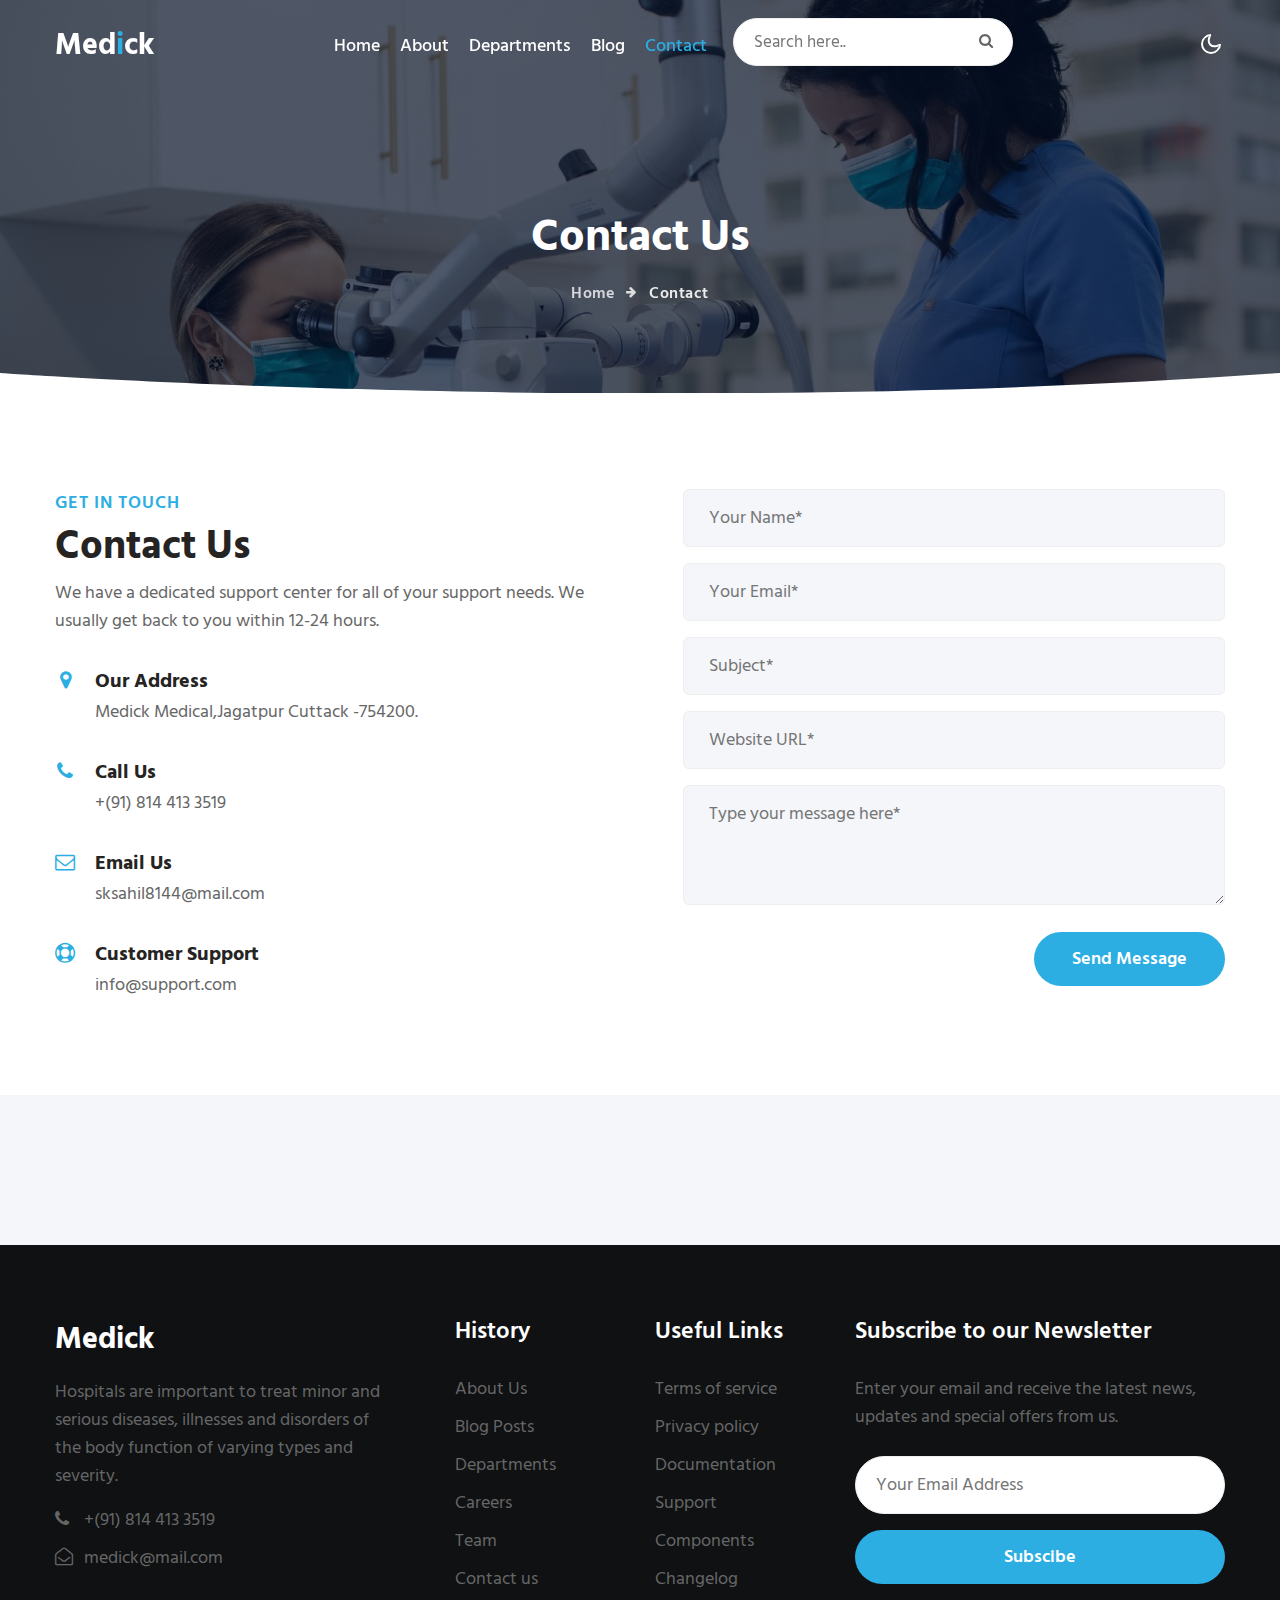
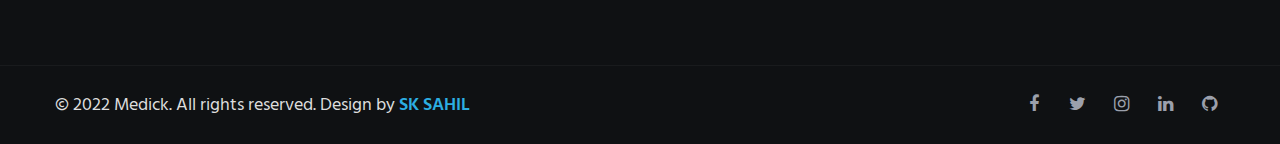
<file: contact.html>
<!doctype html>
<html lang="zxx">

<head>
  <!-- Required meta tags -->
  <meta charset="utf-8">
  <meta name="viewport" content="width=device-width, initial-scale=1, shrink-to-fit=no">
  <meta name="keywords"
    content="Medick Medical" />
  <title>Medick Medical </title>
  <link href="//fonts.googleapis.com/css2?family=Hind+Siliguri:wght@400;500;600;700&display=swap"
    rel="stylesheet">
  <!-- CSS -->
  <link rel="stylesheet" href="assets/css/style-starter.css">
</head>

<body>
  <!--header-->
  <div class="header-w3l">
    <!-- header -->
    <header id="site-header" class="fixed-top">
      <div class="container">
        <nav class="navbar navbar-expand-lg stroke">
          <a class="navbar-brand" href="index.html">
            Med<span class="sub-logo">i</span>ck</span>
          </a>
          <!-- 
            <a class="navbar-brand" href="#index.html">
                <img src="image-path" alt="Your logo" title="Your logo" style="height:35px;" />
            </a> -->
          <button class="navbar-toggler  collapsed bg-gradient" type="button" data-toggle="collapse"
            data-target="#navbarTogglerDemo02" aria-controls="navbarTogglerDemo02" aria-expanded="false"
            aria-label="Toggle navigation">
            <span class="navbar-toggler-icon fa icon-expand fa-bars"></span>
            <span class="navbar-toggler-icon fa icon-close fa-times"></span>
            </span>
          </button>

          <div class="collapse navbar-collapse" id="navbarTogglerDemo02">
            <ul class="navbar-nav mx-lg-auto">
              <li class="nav-item">
                <a class="nav-link" href="index.html">Home</a>
              </li>
              <li class="nav-item">
                <a class="nav-link" href="about.html">About</a>
              </li>
              <li class="nav-item">
                <a class="nav-link"href="services.html">Departments</a>
              </li>
              <li class="nav-item">
                <a class="nav-link" href="blog-single.html">Blog</a>
              </li>
              <li class="nav-item active">
                <a class="nav-link" href="contact.html">Contact</a>
              </li>
              <li class="search-bar ml-lg-3 mr-lg-5 mt-lg-0 mt-4">
                <!--/search-right-->
                <form class="search position-relative">
                  <input type="search" class="search__input" name="search" placeholder="Search here.."
                    onload="equalWidth()" required="">
                  <span class="fa fa-search search__icon"></span>
                </form>

                <!--//search-right-->
              </li>

            </ul>

          </div>
          <!-- toggle switch for light and dark theme -->
          <div class="mobile-position">
            <nav class="navigation">
              <div class="theme-switch-wrapper">
                <label class="theme-switch" for="checkbox">
                  <input type="checkbox" id="checkbox">
                  <div class="mode-container">
                    <i class="gg-sun"></i>
                    <i class="gg-moon"></i>
                  </div>
                </label>
              </div>
            </nav>
          </div>
          <!-- //toggle switch for light and dark theme -->
        </nav>
      </div>
    </header>
    </div>
    <!-- //header -->
    <!--/breadcrumb-bg-->
    <div class="breadcrumb-bg py-5  w3l-inner-page-breadcrumb">
      <div class="container pt-lg-5 pt-md-3 p-lg-4 pb-md-3 my-lg-3">
        <h2 class="title pt-5">Contact Us</h2>
        <ul class="breadcrumbs-custom-path mt-3 text-center">
          <li><a href="index.html">Home</a></li>
          <li class="active"><span class="fa fa-arrow-right mx-2" aria-hidden="true"></span> Contact </li>
        </ul>
      </div>
    </div>

  <!--//breadcrumb-bg-->
  <!-- banner bottom shape -->
  <div class="position-relative">
    <div class="shape overflow-hidden">
      <svg viewBox="0 0 2880 48" fill="none" xmlns="http://www.w3.org/2000/svg">
        <path d="M0 48H1437.5H2880V0H2160C1442.5 52 720 0 720 0H0V48Z" fill="currentColor"></path>
      </svg>
    </div>
  </div>
  <!-- banner bottom shape -->
  <!--/contact-->
  <section class="w3l-contact-2 py-5" id="contact">
    <div class="container py-lg-5 py-md-4 py-2">
      <div class="contact-grids d-grid">
        <div class="contact-left">
          <h6 class="title-subhny mb-1">Get in Touch</h6>
          <h3 class="title-w3l mb-2">Contact Us</h3>
          <p>We have a dedicated support center for all of your support needs. We usually get back to you within
            12-24 hours.</p>
          <div class="cont-details">
            <div class="cont-top margin-up">
              <div class="cont-left text-center">
                <span class="fa fa-map-marker"></span>
              </div>
              <div class="cont-right">
                <h6>Our Address</h6>
                <p>Medick Medical,Jagatpur Cuttack -754200.</p>
              </div>
            </div>
            <div class="cont-top margin-up">
              <div class="cont-left text-center">
                <span class="fa fa-phone"></span>
              </div>
              <div class="cont-right">
                <h6>Call Us</h6>
                <p><a href="tel:+(91) 814 413 3519">+(91) 814 413 3519</a></p>
              </div>
            </div>
            <div class="cont-top margin-up">
              <div class="cont-left text-center">
                <span class="fa fa-envelope-o"></span>
              </div>
              <div class="cont-right">
                <h6>Email Us</h6>
                <p><a href="mailto:sksahil8144@mail.com" class="mail">sksahil8144@mail.com</a></p>
              </div>
            </div>
            <div class="cont-top margin-up">
              <div class="cont-left text-center">
                <span class="fa fa-life-ring"></span>
              </div>
              <div class="cont-right">
                <h6>Customer Support</h6>
                <p><a href="mailto:info@support.com" class="mail">info@support.com</a></p>
              </div>
            </div>
          </div>
        </div>
        <div class="contact-right">
          <form action="https://www.linkedin.com/in/sk-sahil-138869193/submitForm" method="post" class="signin-form">
            <div class="input-grids">
              <input type="text" name="Name" id="w3lName" placeholder="Your Name*" class="contact-input"
                required="" />
              <input type="email" name="Sender" id="w3lSender" placeholder="Your Email*" class="contact-input"
                required="" />
              <input type="text" name="Subject" id="w3lSubject" placeholder="Subject*" class="contact-input"
                required="" />
              <input type="text" name="Website" id="Website" placeholder="Website URL*" class="contact-input"
                required="" />
            </div>
            <div class="form-input">
              <textarea name="Message" id="Message" placeholder="Type your message here*" required=""></textarea>
            </div>
            <div class="w3l-submit text-lg-right">
            <button class="btn btn-style btn-primary">Send Message</button>
            </div>
          </form>
        </div>
      </div>
  </section>
  <!-- /map-->
  <div class="map-iframe">
    <iframe
      src="https://www.google.com/maps/embed?pb=!1m18!1m12!1m3!1d317718.69319292053!2d-0.3817765050863085!3d51.528307984912544!2m3!1f0!2f0!3f0!3m2!1i1024!2i768!4f13.1!3m3!1m2!1s0x47d8a00baf21de75%3A0x52963a5addd52a99!2sLondon%2C+UK!5e0!3m2!1sen!2spl!4v1562654563739!5m2!1sen!2spl" </iframe>
      width="100%" height="400" frameborder="0" style="border: 0px;" allowfullscreen=""></iframe>
  </div>
  <!-- //map-->
  <!-- /contact -->
  <!-- footer -->
  <section class="w3l-footer-29-main">
    <div class="footer-29 py-5">
      <div class="container py-lg-4">
        <div class="row footer-top-29">
          <div class="col-lg-4 col-md-6 col-sm-7 footer-list-29 footer-1 pr-lg-5">
            <div class="footer-logo mb-3">
              <a class="navbar-brand" href="index.html">Medick</a>
            </div>
            <p>Hospitals are important to treat minor and serious diseases, illnesses and disorders of the body function of varying types and severity.</p>
            <ul class="mt-3">
              <li><a href="tel:+(21) 255 999 8888"><span class="fa fa-phone"></span> +(91) 814 413 3519</a></li>
              <li><a href="mailto:medick@mail.com" class="mail"><span class="fa fa-envelope-open-o"></span>
                  medick@mail.com</a></li>
            </ul>
          </div>
          <div class="col-lg-2 col-md-6 col-sm-5 col-6 footer-list-29 footer-2 mt-sm-0 mt-5">

            <ul>
              <h6 class="footer-title-29">History</h6>
              <li><a href="about.html">About Us</a></li>
              <li><a href="blog.html"> Blog Posts</a></li>
              <li><a href="services.html">Departments</a></li>
              <li><a href="#careers"> Careers</a></li>
              <li><a href="about.html">Team</a></li>
              <li><a href="contact.html">Contact us</a></li>
            </ul>
          </div>
          <div class="col-lg-2 col-md-6 col-sm-5 col-6 footer-list-29 footer-3 mt-lg-0 mt-5">
            <h6 class="footer-title-29">Useful Links</h6>
            <ul>
              <li><a href="#terms">Terms of service</a></li>
              <li><a href="#privacy"> Privacy policy</a></li>
              <li><a href="#doc"> Documentation</a></li>
              <li><a href="#support"> Support</a></li>
              <li><a href="#components"> Components</a></li>
              <li><a href="#changelog"> Changelog</a></li>
            </ul>

          </div>
          <div class="col-lg-4 col-md-6 col-sm-7 footer-list-29 footer-4 mt-lg-0 mt-5">
            <h6 class="footer-title-29">Subscribe to our Newsletter </h6>
            <p>Enter your email and receive the latest news, updates and special offers from us.</p>

            <form action="#" class="subscribe" method="post">
              <input type="email" name="email" placeholder="Your Email Address" required="">
              <button class="btn btn-style btn-primary w-100 mt-3">Subscibe</button>
            </form>
          </div>
        </div>
      </div>
    </div>
  </section>
  <!-- //footer -->

  <!-- copyright -->
  <section class="w3l-copyright">
    <div class="container">
      <div class="row bottom-copies">
        <p class="col-lg-8 copy-footer-29">© 2022 Medick. All rights reserved. Design by <a
            href="https://www.linkedin.com/in/sk-sahil-138869193/" target="_blank">
            SK SAHIL</a></p>

        <div class="col-lg-4 main-social-footer-29">
          <a href="https://www.facebook.com/sk.sksahik/" class="facebook"><span class="fa fa-facebook"></span></a>
          <a href="https://twitter.com/SkSahil99151499" class="twitter"><span class="fa fa-twitter"></span></a>
          <a href="https://www.instagram.com/brown_boy028/" class="instagram"><span class="fa fa-instagram"></span></a>
          <a href="https://www.linkedin.com/in/sk-sahil-138869193/" class="linkedin"><span class="fa fa-linkedin"></span></a>
          <a href="https://github.com/sksahil028" class="github"><span class="fa fa-github"></span></a>
        </div>

      </div>
    </div>

    <!-- move top -->
    <button onclick="topFunction()" id="movetop" title="Go to top">
      &#10548;
    </button>
    <script>
      // When the user scrolls down 20px from the top of the document, show the button
      window.onscroll = function () {
        scrollFunction()
      };

      function scrollFunction() {
        if (document.body.scrollTop > 20 || document.documentElement.scrollTop > 20) {
          document.getElementById("movetop").style.display = "block";
        } else {
          document.getElementById("movetop").style.display = "none";
        }
      }

      // When the user clicks on the button, scroll to the top of the document
      function topFunction() {
        document.body.scrollTop = 0;
        document.documentElement.scrollTop = 0;
      }
    </script>
    <!-- /move top -->
  </section>
  <!-- //copyright -->
  <!--//footer-->
  <!-- Template JavaScript -->
  <script src="assets/js/jquery-3.3.1.min.js"></script>
  <script src="assets/js/theme-change.js"></script>

  <!-- disable body scroll which navbar is in active -->
  <script>
    $(function () {
      $('.navbar-toggler').click(function () {
        $('body').toggleClass('noscroll');
      })
    });
  </script>
  <!-- disable body scroll which navbar is in active -->

  <!--/MENU-JS-->
  <script>
    $(window).on("scroll", function () {
      var scroll = $(window).scrollTop();

      if (scroll >= 80) {
        $("#site-header").addClass("nav-fixed");
      } else {
        $("#site-header").removeClass("nav-fixed");
      }
    });

    //Main navigation Active Class Add Remove
    $(".navbar-toggler").on("click", function () {
      $("header").toggleClass("active");
    });
    $(document).on("ready", function () {
      if ($(window).width() > 991) {
        $("header").removeClass("active");
      }
      $(window).on("resize", function () {
        if ($(window).width() > 991) {
          $("header").removeClass("active");
        }
      });
    });
  </script>
  <!--//MENU-JS-->


  <script src="assets/js/bootstrap.min.js"></script>

</body>

</html>
</file>
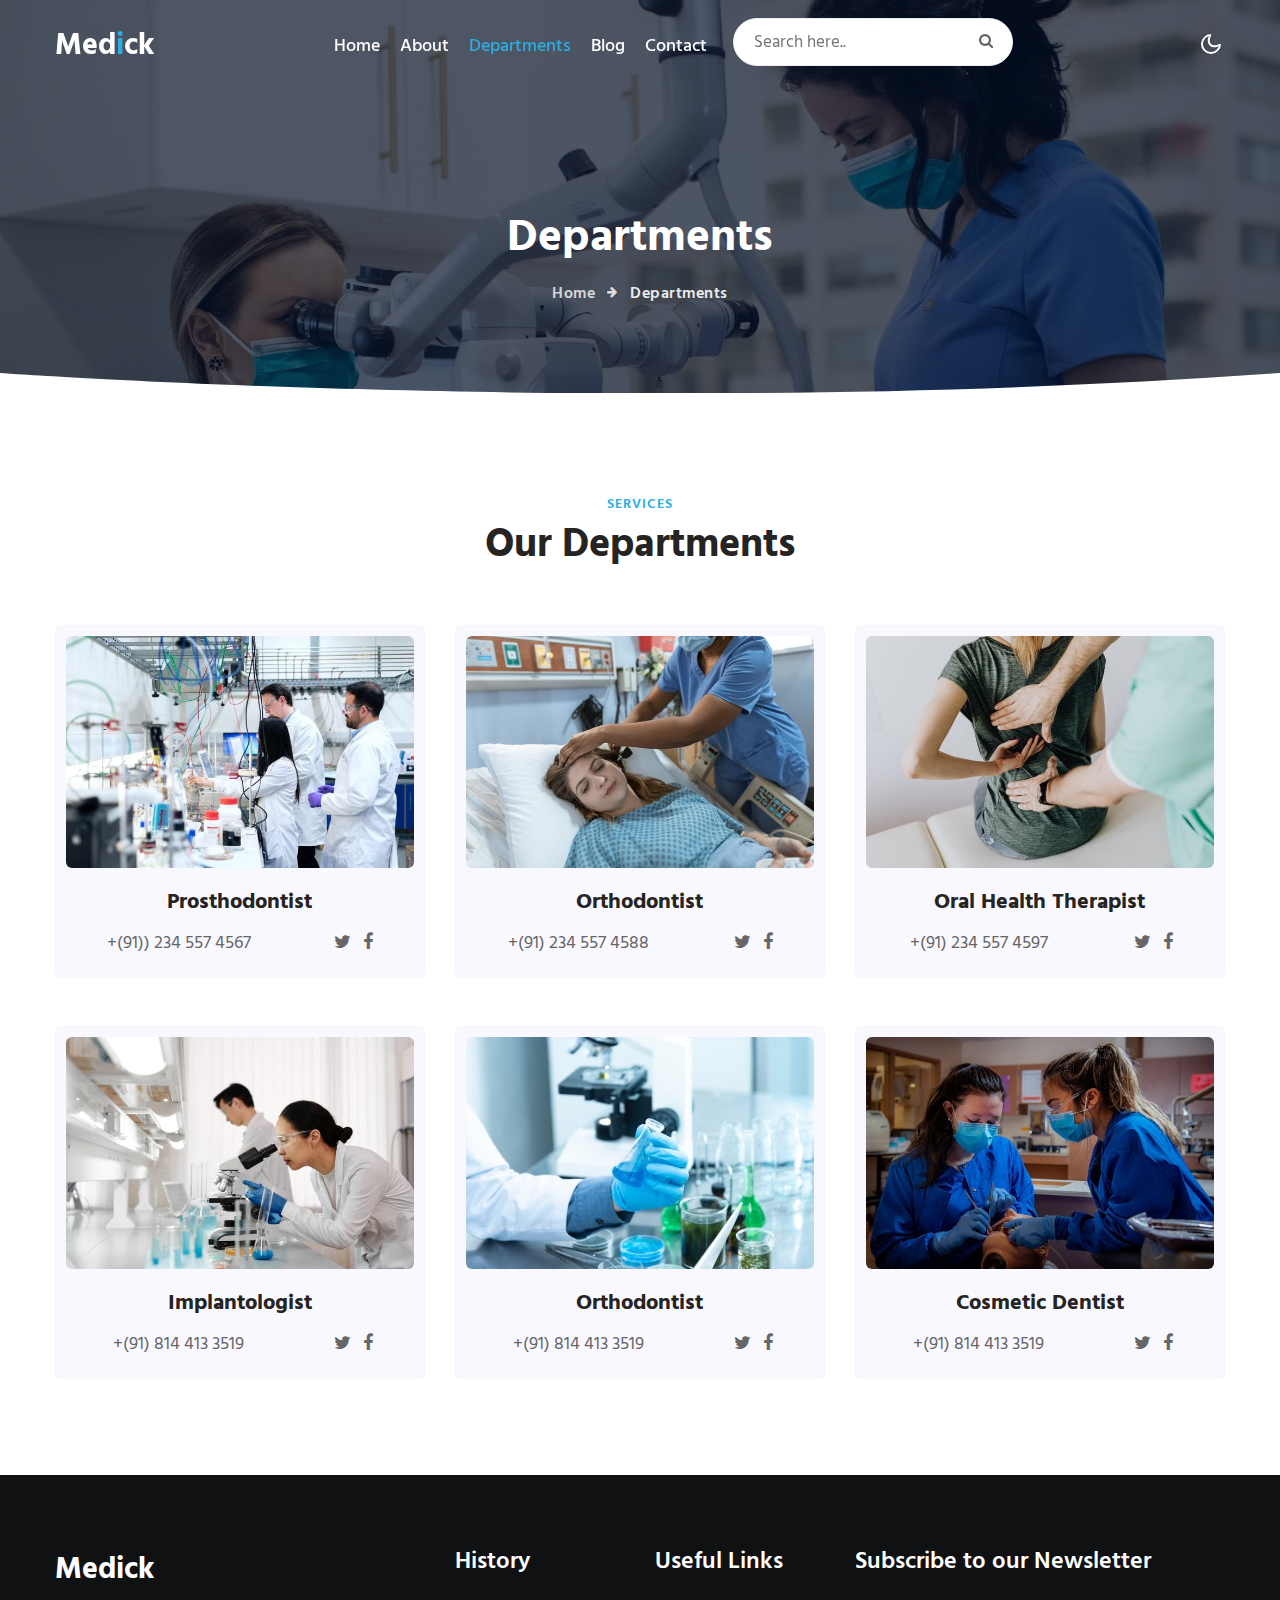
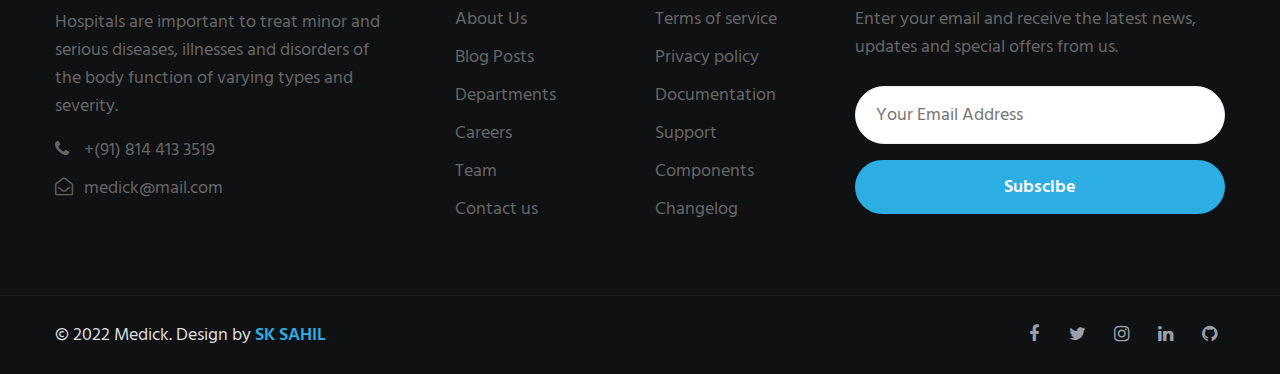
<file: services.html>
<!doctype html>
<html lang="zxx">

<head>
  <!-- Required meta tags -->
  <meta charset="utf-8">
  <meta name="viewport" content="width=device-width, initial-scale=1, shrink-to-fit=no">
  <meta name="keywords"
    content="Medick Medical" />
  <title>Medick Medical </title>
  <link href="//fonts.googleapis.com/css2?family=Hind+Siliguri:wght@400;500;600;700&display=swap"
    rel="stylesheet">
  <!-- CSS -->
  <link rel="stylesheet" href="assets/css/style-starter.css">
</head>

<body>
  <!--header-->
  <div class="header-w3l">
    <!-- header -->
    <header id="site-header" class="fixed-top">
      <div class="container">
        <nav class="navbar navbar-expand-lg stroke">
          <a class="navbar-brand" href="index.html">
           Med<span class="sub-logo">i</span>ck</span>
          </a>
           <!--  
            <a class="navbar-brand" href="#index.html">
                <img src="image-path" alt="Your logo" title="Your logo" style="height:35px;" />
            </a> --> 
          <button class="navbar-toggler  collapsed bg-gradient" type="button" data-toggle="collapse"
            data-target="#navbarTogglerDemo02" aria-controls="navbarTogglerDemo02" aria-expanded="false"
            aria-label="Toggle navigation">
            <span class="navbar-toggler-icon fa icon-expand fa-bars"></span>
            <span class="navbar-toggler-icon fa icon-close fa-times"></span>
            </span>
          </button>

          <div class="collapse navbar-collapse" id="navbarTogglerDemo02">
            <ul class="navbar-nav mx-lg-auto">
              <li class="nav-item">
                <a class="nav-link" href="index.html">Home</a>
              </li>
              <li class="nav-item">
                <a class="nav-link" href="about.html">About</a>
              </li>
              <li class="nav-item active">
                <a class="nav-link"href="services.html">Departments</a>
              </li>
              <li class="nav-item">
                <a class="nav-link" href="blog-single.html">Blog</a>
              </li>
              
              <li class="nav-item">
                <a class="nav-link" href="contact.html">Contact</a>
              </li>
              <li class="search-bar ml-lg-3 mr-lg-5 mt-lg-0 mt-4">
                <!--/search-right-->
                <form class="search position-relative">
                  <input type="search" class="search__input" name="search" placeholder="Search here.."
                    onload="equalWidth()" required="">
                  <span class="fa fa-search search__icon"></span>
                </form>

                <!--//search-right-->
              </li>

            </ul>

          </div>
          <!-- toggle switch for light and dark theme -->
          <div class="mobile-position">
            <nav class="navigation">
              <div class="theme-switch-wrapper">
                <label class="theme-switch" for="checkbox">
                  <input type="checkbox" id="checkbox">
                  <div class="mode-container">
                    <i class="gg-sun"></i>
                    <i class="gg-moon"></i>
                  </div>
                </label>
              </div>
            </nav>
          </div>
          <!-- //toggle switch for light and dark theme -->
        </nav>
      </div>
    </header>
    </div>
    <!-- //header -->
    <!--/breadcrumb-bg-->
    <div class="breadcrumb-bg w3l-inner-page-breadcrumb py-5">
      <div class="container pt-lg-5 pt-md-3 p-lg-4 pb-md-3 my-lg-3">
        <h2 class="title pt-5">Departments</h2>
        <ul class="breadcrumbs-custom-path mt-3 text-center">
          <li><a href="index.html">Home</a></li>
          <li class="active"><span class="fa fa-arrow-right mx-2" aria-hidden="true"></span> Departments </li>
        </ul>
      </div>
    </div>
  <!--//breadcrumb-bg-->
  <!-- banner bottom shape -->
  <div class="position-relative">
    <div class="shape overflow-hidden">
      <svg viewBox="0 0 2880 48" fill="none" xmlns="http://www.w3.org/2000/svg">
        <path d="M0 48H1437.5H2880V0H2160C1442.5 52 720 0 720 0H0V48Z" fill="currentColor"></path>
      </svg>
    </div>
  </div>
  <!-- banner bottom shape -->
  <!--/serices-6-->
  <section class="w3l-serices-6 py-5" id="services1">
    <div class="container py-lg-5 py-md-4 py-2">
      <div class="title-content text-center">
        <h6 class="title-subhny text-center">
          Services
        </h6>
        <h3 class="title-w3l mb-sm-5 mb-4 pb-sm-o pb-2 text-center">Our Departments</h3>
      </div>
      <div class="grids-area-hny text-center row mt-lg-4">
        <div class="col-lg-4 col-md-6 grids-feature">
          <div class="area-box icon-blue">
              <a href="#"> <img src="assets/images/g1.jpg" alt="" class="img-fluid radius-image"></a>
              <h4><a href="#feature" class="title-head">Prosthodontist</a></h4>
              <!--/des-->
                <div class="w3doctor-box-bottom">
                  <div class="doctor-phone"><p><a href="tel:+1(21) 234 4567">+(91)) 234 557 4567</a></p></div>
                <div class="social-icons-dr">
                  <a href="#url" class="twitter"><span class="fa fa-twitter"></span></a>
                  <a href="#url" class="facebook"><span class="fa fa-facebook"></span></a>
                </div>
              </div>
            <!--//des-->
          </div>
        </div>
        <div class="col-lg-4 col-md-6 grids-feature mt-md-0 mt-4">
          <div class="area-box icon-pink">
            <a href="#"> <img src="assets/images/g2.jpg" alt="" class="img-fluid radius-image"></a>
            <h4><a href="#feature" class="title-head">Orthodontist</a></h4>
             <!--/des-->
             <div class="w3doctor-box-bottom">
              <div class="doctor-phone"><p><a href="tel:+1(21) 234 4588">+(91) 234 557 4588</a></p></div>
            <div class="social-icons-dr">
              <a href="#url" class="twitter"><span class="fa fa-twitter"></span></a>
              <a href="#url" class="facebook"><span class="fa fa-facebook"></span></a>
            </div>
          </div>
        <!--//des-->
          </div>
        </div>
        <div class="col-lg-4 col-md-6 grids-feature mt-lg-0 mt-4">
          <div class="area-box icon-yellow">
            <a href="#"> <img src="assets/images/g3.jpg" alt="" class="img-fluid radius-image"></a>
            <h4><a href="#feature" class="title-head">Oral Health Therapist</a></h4>
            <!--/des-->
            <div class="w3doctor-box-bottom">
              <div class="doctor-phone"><p><a href="tel:+1(21) 234 4597">+(91) 234 557 4597</a></p></div>
            <div class="social-icons-dr">
              <a href="#url" class="twitter"><span class="fa fa-twitter"></span></a>
              <a href="#url" class="facebook"><span class="fa fa-facebook"></span></a>
            </div>
          </div>
        <!--//des-->
          </div>
        </div>
        <div class="col-lg-4 col-md-6 grids-feature mt-lg-5 mt-4">
          <div class="area-box icon-yellow">
            <a href="#"> <img src="assets/images/g4.jpg" alt="" class="img-fluid radius-image"></a>
            <h4><a href="#feature" class="title-head">
              Implantologist</a></h4>
           <!--/des-->
           <div class="w3doctor-box-bottom">
            <div class="doctor-phone"><p><a href="tel:+(91) 814 413 3519">+(91) 814 413 3519</a></p></div>
          <div class="social-icons-dr">
            <a href="#url" class="twitter"><span class="fa fa-twitter"></span></a>
            <a href="#url" class="facebook"><span class="fa fa-facebook"></span></a>
          </div>
        </div>
      <!--//des-->
          </div>
        </div>
        <div class="col-lg-4 col-md-6 grids-feature mt-lg-5 mt-4">
          <div class="area-box icon-yellow">
            <a href="#"> <img src="assets/images/g5.jpg" alt="" class="img-fluid radius-image"></a>
            <h4><a href="#feature" class="title-head">Orthodontist</a></h4>
           <!--/des-->
           <div class="w3doctor-box-bottom">
            <div class="doctor-phone"><p><a href="tel:+(91) 814 413 3519">+(91) 814 413 3519</a></p></div>
          <div class="social-icons-dr">
            <a href="#url" class="twitter"><span class="fa fa-twitter"></span></a>
            <a href="#url" class="facebook"><span class="fa fa-facebook"></span></a>
          </div>
        </div>
      <!--//des-->
          </div>
        </div>
        <div class="col-lg-4 col-md-6 grids-feature mt-lg-5 mt-4">
          <div class="area-box icon-yellow">
            <a href="#"> <img src="assets/images/g6.jpg" alt="" class="img-fluid radius-image"></a>
            <h4><a href="#feature" class="title-head">
              Cosmetic Dentist</a></h4>
             <!--/des-->
             <div class="w3doctor-box-bottom">
              <div class="doctor-phone"><p><a href="tel:+(91) 814 413 3519">+(91) 814 413 3519</a></p></div>
            <div class="social-icons-dr">
              <a href="#url" class="twitter"><span class="fa fa-twitter"></span></a>
              <a href="#url" class="facebook"><span class="fa fa-facebook"></span></a>
            </div>
          </div>
        <!--//des-->
          </div>
        </div>
      </div>
    </div>
  </section>
  <!--//services-6-->
  <!-- footer -->
  <section class="w3l-footer-29-main">
    <div class="footer-29 py-5">
      <div class="container py-lg-4">
        <div class="row footer-top-29">
          <div class="col-lg-4 col-md-6 col-sm-7 footer-list-29 footer-1 pr-lg-5">
            <div class="footer-logo mb-3">
              <a class="navbar-brand" href="index.html">Medick</a>
            </div>
            <p>Hospitals are important to treat minor and serious diseases, illnesses and disorders of the body function of varying types and severity.</p>
            <ul class="mt-3">
              <li><a href="tel:+(21) 255 999 8888"><span class="fa fa-phone"></span> +(91) 814 413 3519</a></li>
              <li><a href="mailto:medick@mail.com" class="mail"><span class="fa fa-envelope-open-o"></span>
                  medick@mail.com</a></li>
            </ul>
          </div>
          <div class="col-lg-2 col-md-6 col-sm-5 col-6 footer-list-29 footer-2 mt-sm-0 mt-5">

            <ul>
              <h6 class="footer-title-29">History</h6>
              <li><a href="about.html">About Us</a></li>
              <li><a href="blog.html"> Blog Posts</a></li>
              <li><a href="services.html">Departments</a></li>
              <li><a href="#careers"> Careers</a></li>
              <li><a href="about.html">Team</a></li>
              <li><a href="contact.html">Contact us</a></li>
            </ul>
          </div>
          <div class="col-lg-2 col-md-6 col-sm-5 col-6 footer-list-29 footer-3 mt-lg-0 mt-5">
            <h6 class="footer-title-29">Useful Links</h6>
            <ul>
              <li><a href="#terms">Terms of service</a></li>
              <li><a href="#privacy"> Privacy policy</a></li>
              <li><a href="#doc"> Documentation</a></li>
              <li><a href="#support"> Support</a></li>
              <li><a href="#components"> Components</a></li>
              <li><a href="#changelog"> Changelog</a></li>
            </ul>

          </div>
          <div class="col-lg-4 col-md-6 col-sm-7 footer-list-29 footer-4 mt-lg-0 mt-5">
            <h6 class="footer-title-29">Subscribe to our Newsletter </h6>
            <p>Enter your email and receive the latest news, updates and special offers from us.</p>

            <form action="#" class="subscribe" method="post">
              <input type="email" name="email" placeholder="Your Email Address" required="">
              <button class="btn btn-style btn-primary w-100 mt-3">Subscibe</button>
            </form>
          </div>
        </div>
      </div>
    </div>
  </section>
  <!-- //footer -->

  <!-- copyright -->
  <section class="w3l-copyright">
    <div class="container">
      <div class="row bottom-copies">
        <p class="col-lg-8 copy-footer-29">© 2022 Medick. Design by <a
            href="https://www.linkedin.com/in/sk-sahil-138869193//" target="_blank">
            SK SAHIL</a></p>

        <div class="col-lg-4 main-social-footer-29">
          <a href="https://www.facebook.com/sk.sksahik/" class="facebook"><span class="fa fa-facebook"></span></a>
          <a href="https://twitter.com/SkSahil99151499" class="twitter"><span class="fa fa-twitter"></span></a>
          <a href="https://www.instagram.com/brown_boy028/" class="instagram"><span class="fa fa-instagram"></span></a>
          <a href="https://www.linkedin.com/in/sk-sahil-138869193/" class="linkedin"><span class="fa fa-linkedin"></span></a>
          <a href="https://github.com/sksahil028" class="github"><span class="fa fa-github"></span></a>
        </div>

      </div>
    </div>

    <!-- move top -->
    <button onclick="topFunction()" id="movetop" title="Go to top">
      &#10548;
    </button>
    <script>
      // When the user scrolls down 20px from the top of the document, show the button
      window.onscroll = function () {
        scrollFunction()
      };

      function scrollFunction() {
        if (document.body.scrollTop > 20 || document.documentElement.scrollTop > 20) {
          document.getElementById("movetop").style.display = "block";
        } else {
          document.getElementById("movetop").style.display = "none";
        }
      }

      // When the user clicks on the button, scroll to the top of the document
      function topFunction() {
        document.body.scrollTop = 0;
        document.documentElement.scrollTop = 0;
      }
    </script>
    <!-- /move top -->
  </section>
  <!-- //copyright -->
  <!--//footer-->
  <!-- Template JavaScript -->
  <script src="assets/js/jquery-3.3.1.min.js"></script>
  <script src="assets/js/theme-change.js"></script>

  <!-- disable body scroll which navbar is in active -->
  <script>
    $(function () {
      $('.navbar-toggler').click(function () {
        $('body').toggleClass('noscroll');
      })
    });
  </script>
  <!-- disable body scroll which navbar is in active -->

  <!--/MENU-JS-->
  <script>
    $(window).on("scroll", function () {
      var scroll = $(window).scrollTop();

      if (scroll >= 80) {
        $("#site-header").addClass("nav-fixed");
      } else {
        $("#site-header").removeClass("nav-fixed");
      }
    });

    //Main navigation Active Class Add Remove
    $(".navbar-toggler").on("click", function () {
      $("header").toggleClass("active");
    });
    $(document).on("ready", function () {
      if ($(window).width() > 991) {
        $("header").removeClass("active");
      }
      $(window).on("resize", function () {
        if ($(window).width() > 991) {
          $("header").removeClass("active");
        }
      });
    });
  </script>
  <!--//MENU-JS-->


  <script src="assets/js/bootstrap.min.js"></script>

</body>

</html>
</file>
